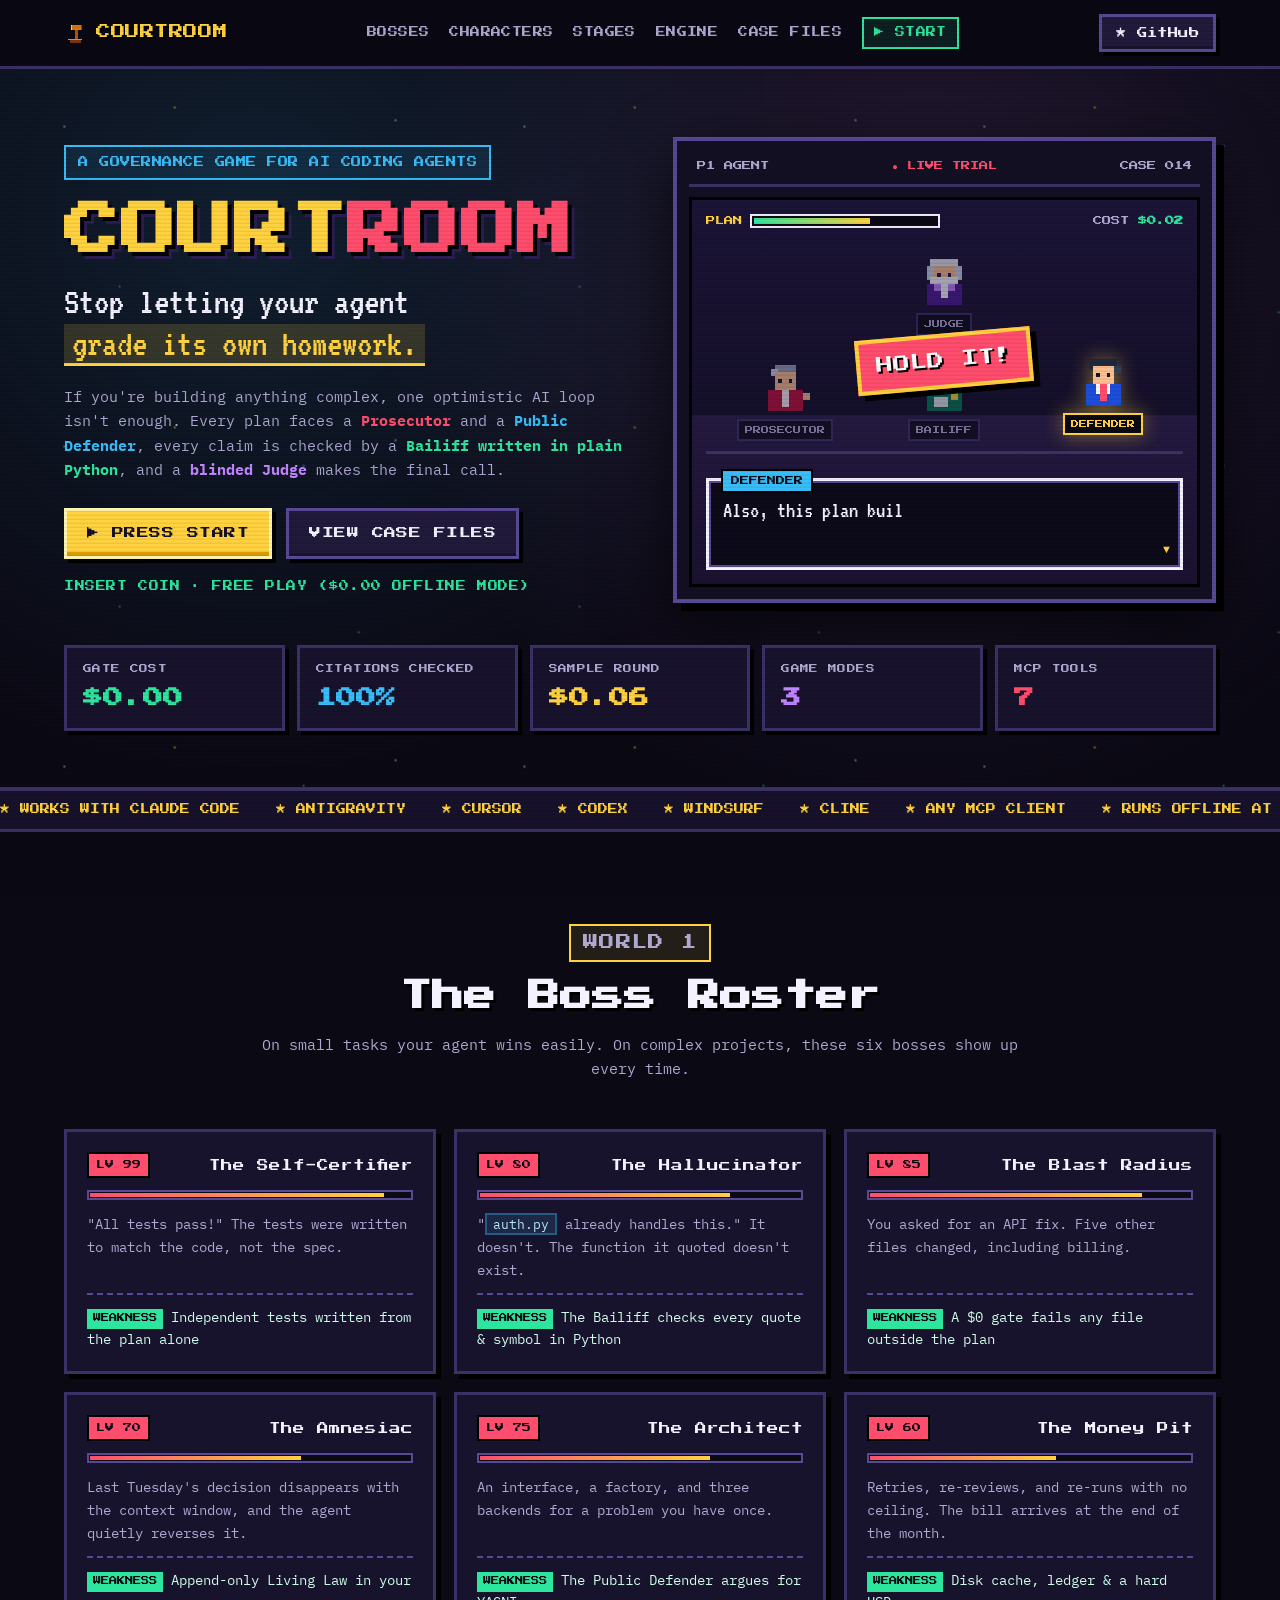
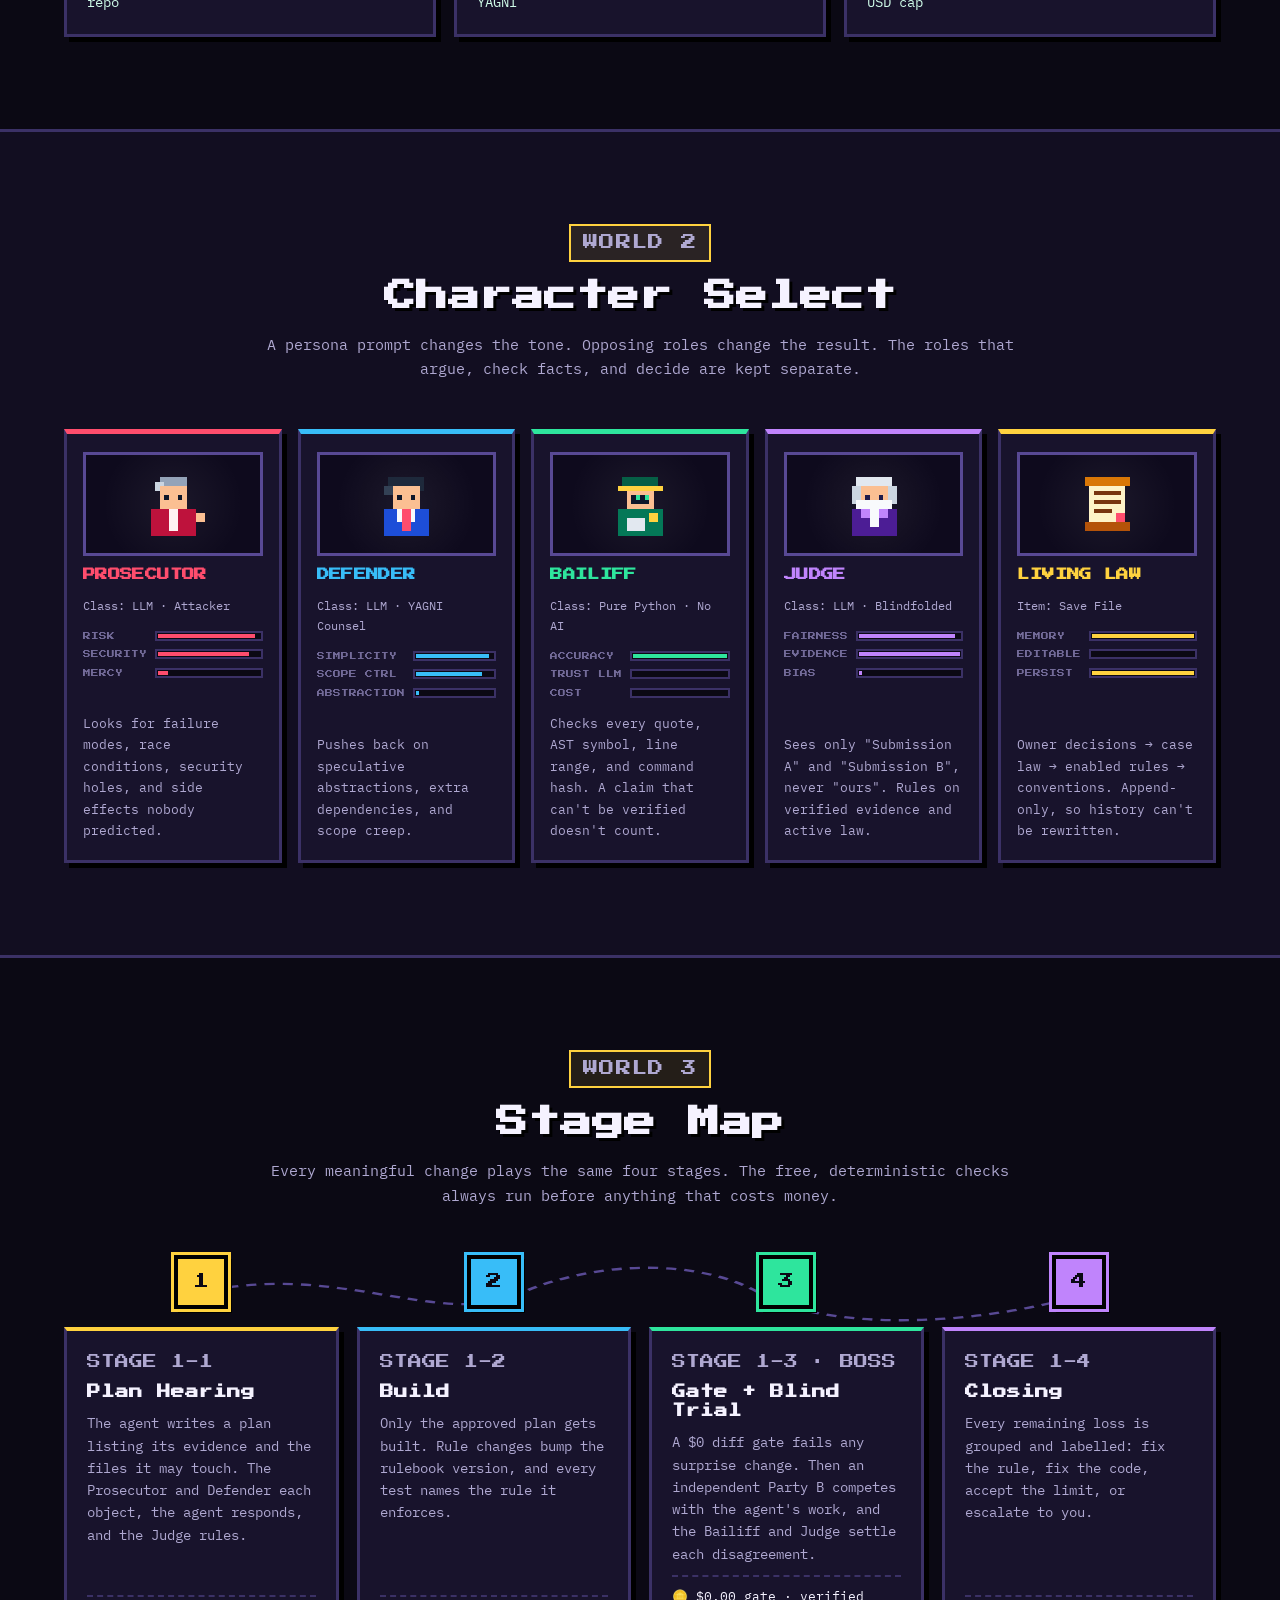
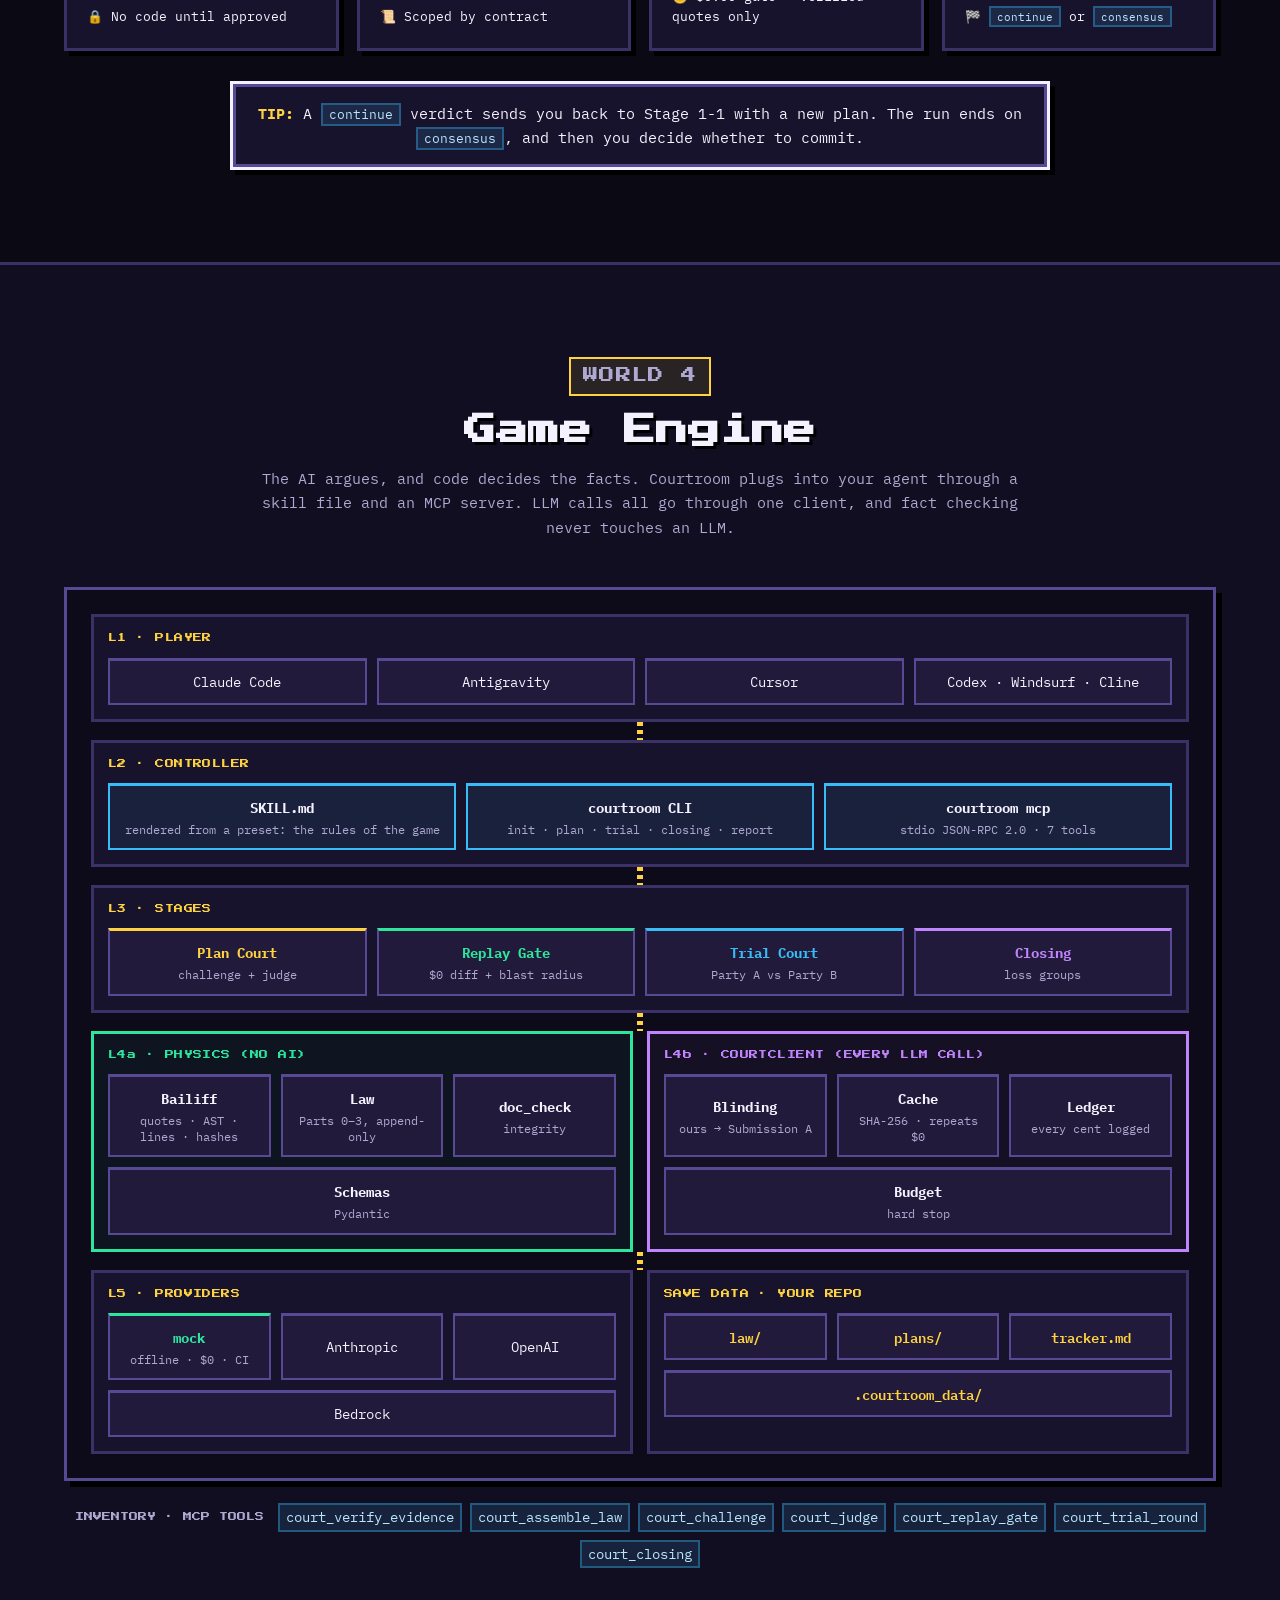
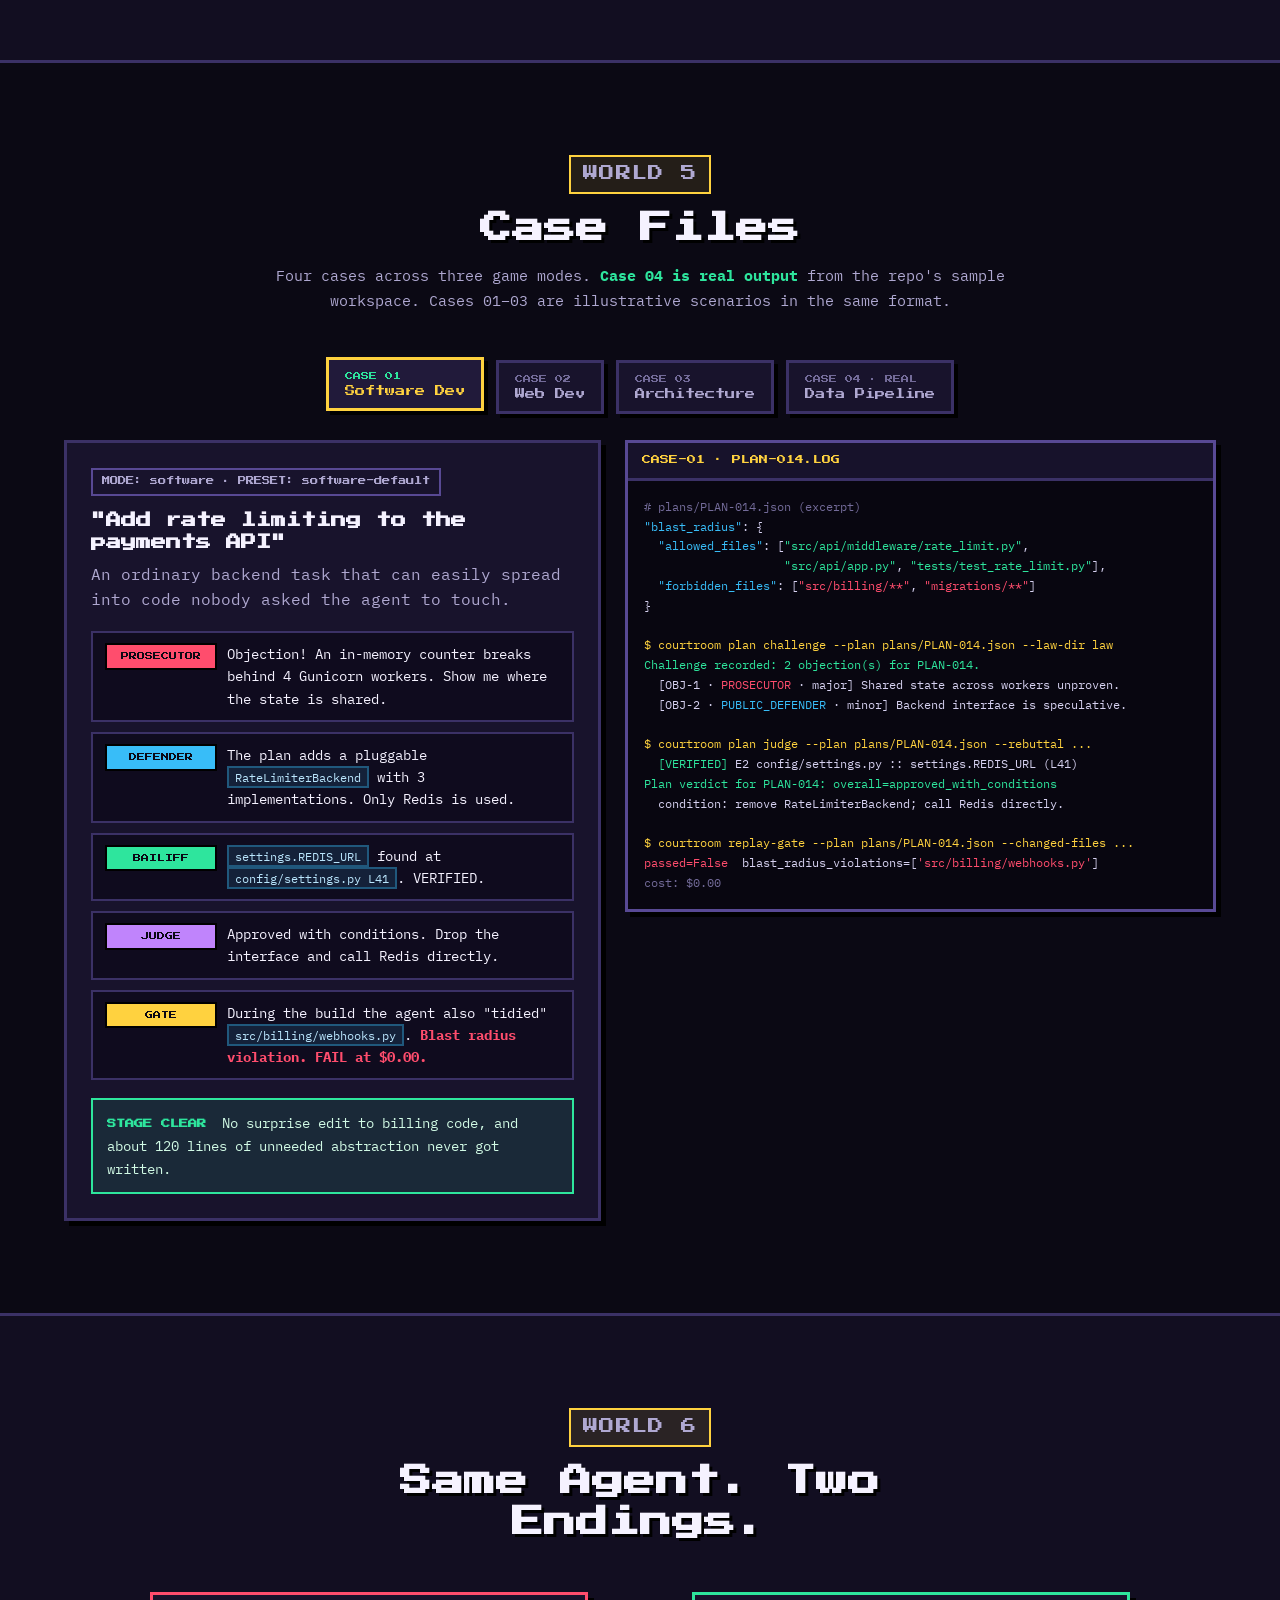
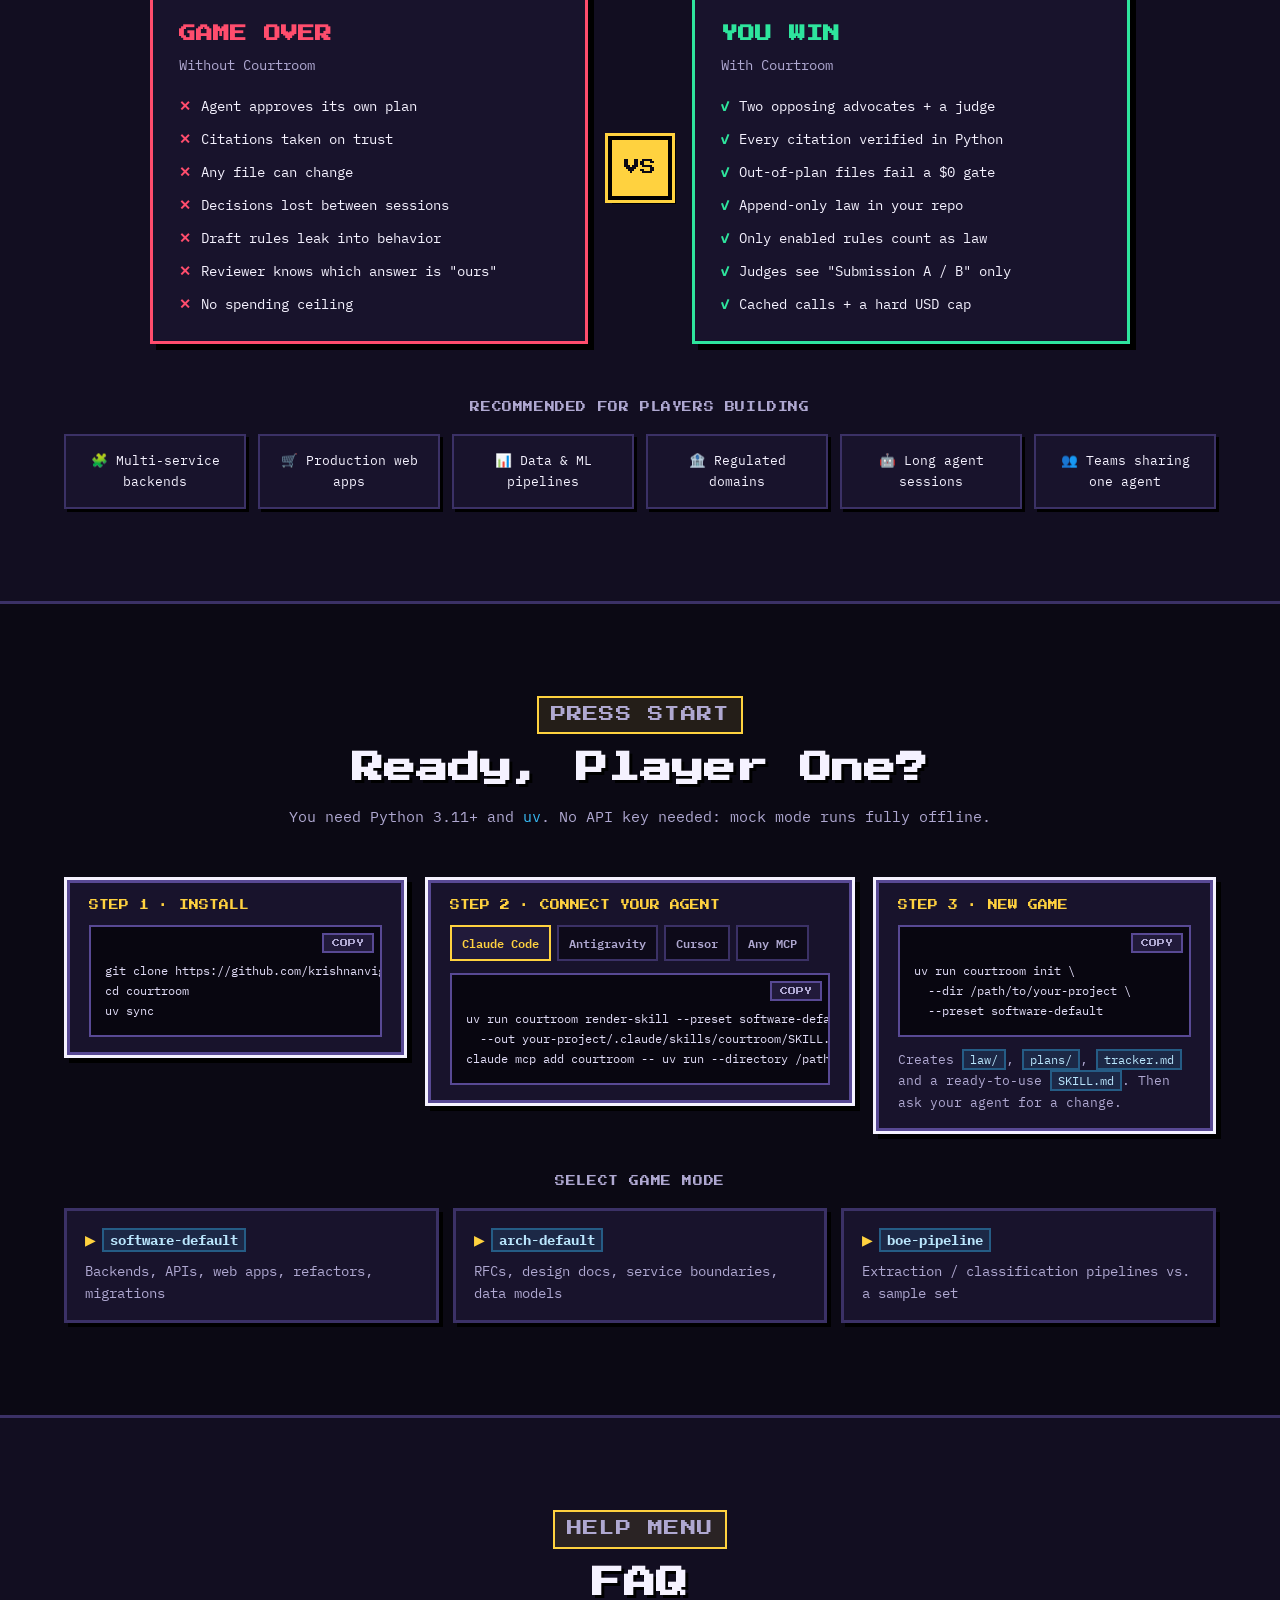
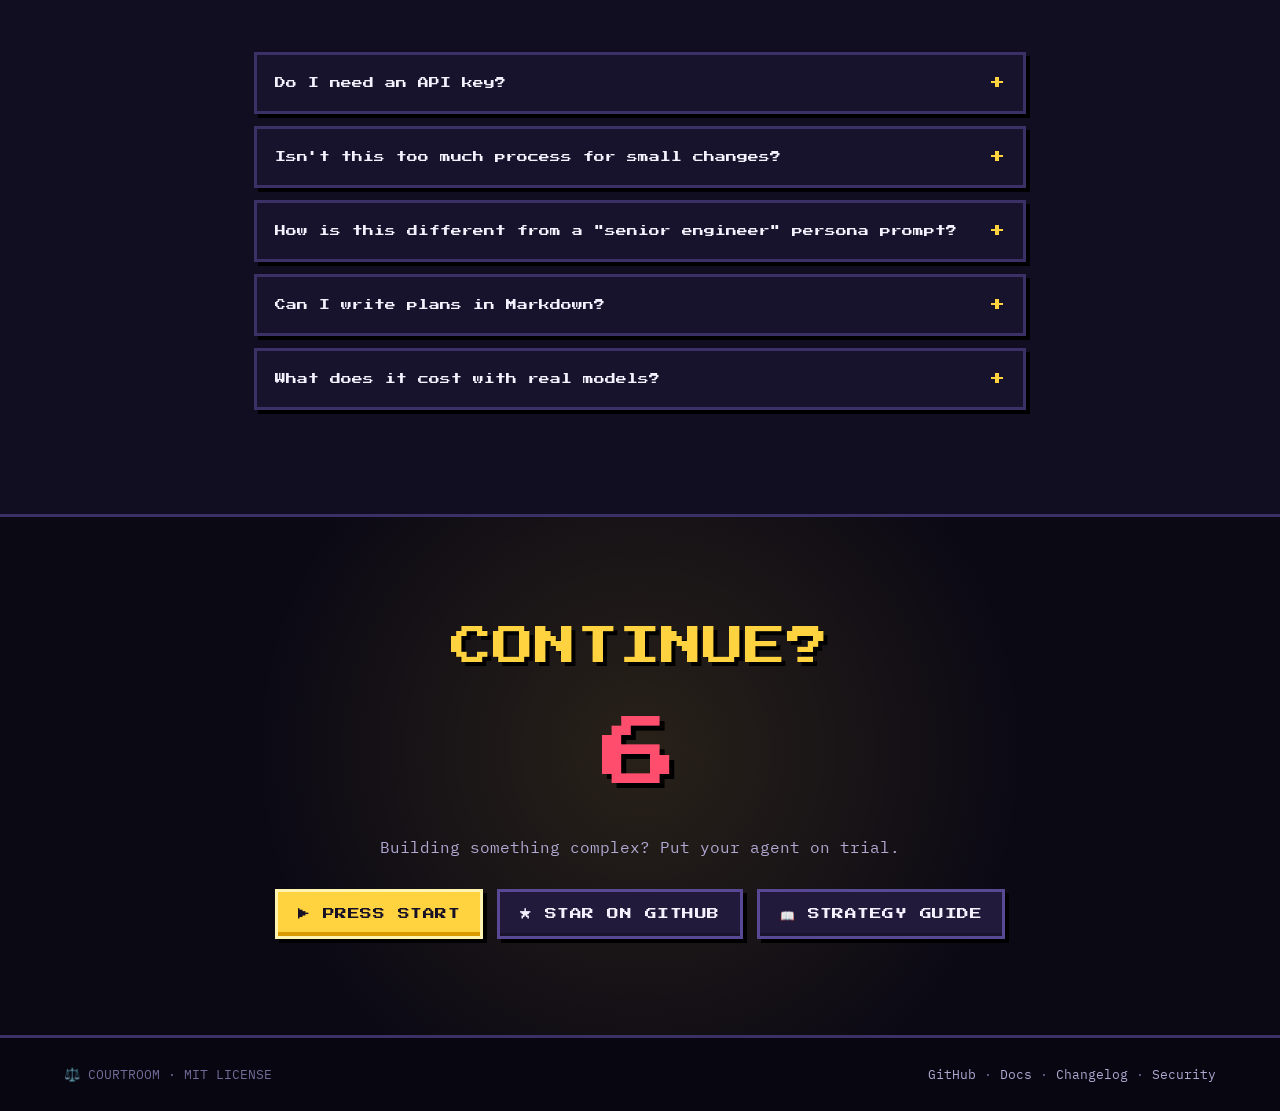
<file: site/index.html>
<!DOCTYPE html>
<html lang="en">
<head>
  <meta charset="UTF-8">
  <meta name="viewport" content="width=device-width, initial-scale=1.0">
  <title>COURTROOM: Put Your AI Agent on Trial</title>
  <meta name="description" content="Stop letting your AI coding agent grade its own homework. Courtroom puts every plan through a Prosecutor, a Public Defender, a code-based fact checker, and a blinded Judge.">
  <meta property="og:title" content="COURTROOM: Put Your AI Agent on Trial">
  <meta property="og:description" content="Prosecutor vs Public Defender, Python-verified evidence, a $0 blast-radius gate, and a blinded Judge. Works with Claude Code, Antigravity, Cursor and any MCP agent.">
  <meta property="og:type" content="website">
  <link rel="icon" href="data:image/svg+xml,<svg xmlns='http://www.w3.org/2000/svg' viewBox='0 0 100 100'><text y='.9em' font-size='90'>⚖️</text></svg>">
  <link rel="preconnect" href="https://fonts.googleapis.com">
  <link rel="preconnect" href="https://fonts.gstatic.com" crossorigin>
  <link href="https://fonts.googleapis.com/css2?family=Press+Start+2P&family=VT323&family=IBM+Plex+Mono:wght@400;500;600;700&display=swap" rel="stylesheet">
  <link rel="stylesheet" href="styles.css">
</head>
<body>
<div class="crt" aria-hidden="true"></div>

<!-- ============ TOP BAR ============ -->
<header class="topbar" id="nav">
  <div class="wrap topbar-inner">
    <a href="#" class="logo"><span class="sprite sprite-sm" data-sprite="gavel"></span>COURTROOM</a>
    <nav class="menu">
      <a href="#bosses">Bosses</a>
      <a href="#select">Characters</a>
      <a href="#map">Stages</a>
      <a href="#engine">Engine</a>
      <a href="#cases">Case Files</a>
      <a href="#start" class="menu-start">▶ Start</a>
    </nav>
    <a class="pbtn pbtn-sm pbtn-dark" href="https://github.com/krishnanvignesh/courtroom" target="_blank" rel="noopener">★ GitHub</a>
  </div>
</header>

<main>

<!-- ============ TITLE SCREEN ============ -->
<section class="title-screen">
  <div class="stars" aria-hidden="true"></div>
  <div class="wrap title-grid">
    <div class="title-copy">
      <p class="kicker">A governance game for AI coding agents</p>
      <h1 class="game-title">
        <span class="t1">COURT</span><span class="t2">ROOM</span>
      </h1>
      <p class="tagline">Stop letting your agent<br><mark>grade its own homework.</mark></p>
      <p class="blurb">
        If you're building anything complex, one optimistic AI loop isn't enough. Every plan faces a
        <b class="c-red">Prosecutor</b> and a <b class="c-blue">Public Defender</b>, every claim is checked by a
        <b class="c-green">Bailiff written in plain Python</b>, and a <b class="c-purple">blinded Judge</b> makes the final call.
      </p>
      <div class="cta-row">
        <a href="#start" class="pbtn pbtn-yellow">▶ PRESS START</a>
        <a href="#cases" class="pbtn pbtn-dark">VIEW CASE FILES</a>
      </div>
      <p class="insert-coin">INSERT COIN · FREE PLAY ($0.00 OFFLINE MODE)</p>
    </div>

    <!-- Game screen -->
    <div class="cabinet">
      <div class="cabinet-top">
        <span>P1 AGENT</span><span class="blink">● LIVE TRIAL</span><span>CASE 014</span>
      </div>
      <div class="screen" id="gameScreen">
        <div class="hud">
          <div class="hp"><span>PLAN</span><div class="bar"><i id="hpBar" style="width:100%"></i></div></div>
          <div class="cost">COST <b id="costVal">$0.00</b></div>
        </div>
        <div class="bench">
          <div class="actor actor-judge" data-actor="judge"><span class="sprite sprite-lg" data-sprite="judge"></span><em>JUDGE</em></div>
        </div>
        <div class="floor">
          <div class="actor" data-actor="prosecutor"><span class="sprite sprite-lg" data-sprite="prosecutor"></span><em>PROSECUTOR</em></div>
          <div class="actor" data-actor="bailiff"><span class="sprite sprite-lg" data-sprite="bailiff"></span><em>BAILIFF</em></div>
          <div class="actor flip" data-actor="defender"><span class="sprite sprite-lg" data-sprite="defender"></span><em>DEFENDER</em></div>
        </div>
        <div class="objection" id="objection">OBJECTION!</div>
        <div class="dialog">
          <div class="dialog-name" id="dlgName">COURT</div>
          <p class="dialog-text" id="dlgText"></p>
          <span class="dialog-next">▼</span>
        </div>
      </div>
    </div>
  </div>

  <div class="wrap hiscore">
    <div class="score"><span>GATE COST</span><b class="c-green">$0.00</b></div>
    <div class="score"><span>CITATIONS CHECKED</span><b class="c-blue">100%</b></div>
    <div class="score"><span>SAMPLE ROUND</span><b class="c-yellow">$0.06</b></div>
    <div class="score"><span>GAME MODES</span><b class="c-purple">3</b></div>
    <div class="score"><span>MCP TOOLS</span><b class="c-red">7</b></div>
  </div>
</section>

<div class="marquee" aria-hidden="true">
  <div class="marquee-track">
    <span>★ WORKS WITH CLAUDE CODE</span><span>★ ANTIGRAVITY</span><span>★ CURSOR</span><span>★ CODEX</span><span>★ WINDSURF</span><span>★ CLINE</span><span>★ ANY MCP CLIENT</span><span>★ RUNS OFFLINE AT $0.00</span>
    <span>★ WORKS WITH CLAUDE CODE</span><span>★ ANTIGRAVITY</span><span>★ CURSOR</span><span>★ CODEX</span><span>★ WINDSURF</span><span>★ CLINE</span><span>★ ANY MCP CLIENT</span><span>★ RUNS OFFLINE AT $0.00</span>
  </div>
</div>

<!-- ============ BOSSES (PROBLEM) ============ -->
<section class="sec" id="bosses">
  <div class="wrap">
    <header class="sec-head">
      <p class="world">WORLD 1</p>
      <h2>The Boss Roster</h2>
      <p>On small tasks your agent wins easily. On complex projects, these six bosses show up every time.</p>
    </header>

    <div class="boss-grid">
      <article class="boss">
        <div class="boss-top"><span class="boss-lv">LV 99</span><span class="boss-name">The Self-Certifier</span></div>
        <div class="hpbar"><i style="width:92%"></i></div>
        <p>"All tests pass!" The tests were written to match the code, not the spec.</p>
        <div class="weak"><span>WEAKNESS</span>Independent tests written from the plan alone</div>
      </article>
      <article class="boss">
        <div class="boss-top"><span class="boss-lv">LV 80</span><span class="boss-name">The Hallucinator</span></div>
        <div class="hpbar"><i style="width:78%"></i></div>
        <p>"<code>auth.py</code> already handles this." It doesn't. The function it quoted doesn't exist.</p>
        <div class="weak"><span>WEAKNESS</span>The Bailiff checks every quote &amp; symbol in Python</div>
      </article>
      <article class="boss">
        <div class="boss-top"><span class="boss-lv">LV 85</span><span class="boss-name">The Blast Radius</span></div>
        <div class="hpbar"><i style="width:85%"></i></div>
        <p>You asked for an API fix. Five other files changed, including billing.</p>
        <div class="weak"><span>WEAKNESS</span>A $0 gate fails any file outside the plan</div>
      </article>
      <article class="boss">
        <div class="boss-top"><span class="boss-lv">LV 70</span><span class="boss-name">The Amnesiac</span></div>
        <div class="hpbar"><i style="width:66%"></i></div>
        <p>Last Tuesday's decision disappears with the context window, and the agent quietly reverses it.</p>
        <div class="weak"><span>WEAKNESS</span>Append-only Living Law in your repo</div>
      </article>
      <article class="boss">
        <div class="boss-top"><span class="boss-lv">LV 75</span><span class="boss-name">The Architect</span></div>
        <div class="hpbar"><i style="width:72%"></i></div>
        <p>An interface, a factory, and three backends for a problem you have once.</p>
        <div class="weak"><span>WEAKNESS</span>The Public Defender argues for YAGNI</div>
      </article>
      <article class="boss">
        <div class="boss-top"><span class="boss-lv">LV 60</span><span class="boss-name">The Money Pit</span></div>
        <div class="hpbar"><i style="width:58%"></i></div>
        <p>Retries, re-reviews, and re-runs with no ceiling. The bill arrives at the end of the month.</p>
        <div class="weak"><span>WEAKNESS</span>Disk cache, ledger &amp; a hard USD cap</div>
      </article>
    </div>
  </div>
</section>

<!-- ============ CHARACTER SELECT ============ -->
<section class="sec sec-band" id="select">
  <div class="wrap">
    <header class="sec-head">
      <p class="world">WORLD 2</p>
      <h2>Character Select</h2>
      <p>A persona prompt changes the tone. Opposing roles change the result. The roles that argue, check facts, and decide are kept separate.</p>
    </header>

    <div class="char-grid">
      <article class="char" style="--c: var(--red)">
        <div class="char-portrait"><span class="sprite sprite-xl" data-sprite="prosecutor"></span></div>
        <h3>PROSECUTOR</h3>
        <p class="char-class">Class: LLM · Attacker</p>
        <dl class="stats">
          <dt>RISK</dt><dd><i style="--v:95%"></i></dd>
          <dt>SECURITY</dt><dd><i style="--v:90%"></i></dd>
          <dt>MERCY</dt><dd><i style="--v:10%"></i></dd>
        </dl>
        <p class="char-desc">Looks for failure modes, race conditions, security holes, and side effects nobody predicted.</p>
      </article>
      <article class="char" style="--c: var(--blue)">
        <div class="char-portrait"><span class="sprite sprite-xl" data-sprite="defender"></span></div>
        <h3>DEFENDER</h3>
        <p class="char-class">Class: LLM · YAGNI Counsel</p>
        <dl class="stats">
          <dt>SIMPLICITY</dt><dd><i style="--v:95%"></i></dd>
          <dt>SCOPE CTRL</dt><dd><i style="--v:85%"></i></dd>
          <dt>ABSTRACTION</dt><dd><i style="--v:5%"></i></dd>
        </dl>
        <p class="char-desc">Pushes back on speculative abstractions, extra dependencies, and scope creep.</p>
      </article>
      <article class="char" style="--c: var(--green)">
        <div class="char-portrait"><span class="sprite sprite-xl" data-sprite="bailiff"></span></div>
        <h3>BAILIFF</h3>
        <p class="char-class">Class: Pure Python · No AI</p>
        <dl class="stats">
          <dt>ACCURACY</dt><dd><i style="--v:100%"></i></dd>
          <dt>TRUST LLM</dt><dd><i style="--v:0%"></i></dd>
          <dt>COST</dt><dd><i style="--v:0%"></i></dd>
        </dl>
        <p class="char-desc">Checks every quote, AST symbol, line range, and command hash. A claim that can't be verified doesn't count.</p>
      </article>
      <article class="char" style="--c: var(--purple)">
        <div class="char-portrait"><span class="sprite sprite-xl" data-sprite="judge"></span></div>
        <h3>JUDGE</h3>
        <p class="char-class">Class: LLM · Blindfolded</p>
        <dl class="stats">
          <dt>FAIRNESS</dt><dd><i style="--v:95%"></i></dd>
          <dt>EVIDENCE</dt><dd><i style="--v:100%"></i></dd>
          <dt>BIAS</dt><dd><i style="--v:3%"></i></dd>
        </dl>
        <p class="char-desc">Sees only "Submission A" and "Submission B", never "ours". Rules on verified evidence and active law.</p>
      </article>
      <article class="char" style="--c: var(--yellow)">
        <div class="char-portrait"><span class="sprite sprite-xl" data-sprite="scroll"></span></div>
        <h3>LIVING LAW</h3>
        <p class="char-class">Item: Save File</p>
        <dl class="stats">
          <dt>MEMORY</dt><dd><i style="--v:100%"></i></dd>
          <dt>EDITABLE</dt><dd><i style="--v:0%"></i></dd>
          <dt>PERSIST</dt><dd><i style="--v:100%"></i></dd>
        </dl>
        <p class="char-desc">Owner decisions → case law → enabled rules → conventions. Append-only, so history can't be rewritten.</p>
      </article>
    </div>
  </div>
</section>

<!-- ============ STAGE MAP ============ -->
<section class="sec" id="map">
  <div class="wrap">
    <header class="sec-head">
      <p class="world">WORLD 3</p>
      <h2>Stage Map</h2>
      <p>Every meaningful change plays the same four stages. The free, deterministic checks always run before anything that costs money.</p>
    </header>

    <div class="stage-map">
      <svg class="path" viewBox="0 0 1000 120" preserveAspectRatio="none" aria-hidden="true">
        <path d="M60 60 C 200 0, 300 120, 380 60 S 560 0, 620 60 S 820 120, 940 60" />
      </svg>
      <div class="stage" style="--c: var(--yellow)">
        <div class="stage-node">1</div>
        <div class="stage-card">
          <p class="stage-id">STAGE 1-1</p>
          <h3>Plan Hearing</h3>
          <p>The agent writes a plan listing its evidence and the files it may touch. The Prosecutor and Defender each object, the agent responds, and the Judge rules.</p>
          <p class="loot">🔒 No code until approved</p>
        </div>
      </div>
      <div class="stage" style="--c: var(--blue)">
        <div class="stage-node">2</div>
        <div class="stage-card">
          <p class="stage-id">STAGE 1-2</p>
          <h3>Build</h3>
          <p>Only the approved plan gets built. Rule changes bump the rulebook version, and every test names the rule it enforces.</p>
          <p class="loot">📜 Scoped by contract</p>
        </div>
      </div>
      <div class="stage" style="--c: var(--green)">
        <div class="stage-node">3</div>
        <div class="stage-card">
          <p class="stage-id">STAGE 1-3 · BOSS</p>
          <h3>Gate + Blind Trial</h3>
          <p>A $0 diff gate fails any surprise change. Then an independent Party B competes with the agent's work, and the Bailiff and Judge settle each disagreement.</p>
          <p class="loot">🪙 $0.00 gate · verified quotes only</p>
        </div>
      </div>
      <div class="stage" style="--c: var(--purple)">
        <div class="stage-node">4</div>
        <div class="stage-card">
          <p class="stage-id">STAGE 1-4</p>
          <h3>Closing</h3>
          <p>Every remaining loss is grouped and labelled: fix the rule, fix the code, accept the limit, or escalate to you.</p>
          <p class="loot">🏁 <code>continue</code> or <code>consensus</code></p>
        </div>
      </div>
    </div>

    <div class="rpg-box loop">
      <b class="c-yellow">TIP:</b> A <code>continue</code> verdict sends you back to Stage 1-1 with a new plan. The run ends on <code>consensus</code>, and then you decide whether to commit.
    </div>
  </div>
</section>

<!-- ============ ENGINE (ARCHITECTURE) ============ -->
<section class="sec sec-band" id="engine">
  <div class="wrap">
    <header class="sec-head">
      <p class="world">WORLD 4</p>
      <h2>Game Engine</h2>
      <p>The AI argues, and code decides the facts. Courtroom plugs into your agent through a skill file and an MCP server. LLM calls all go through one client, and fact checking never touches an LLM.</p>
    </header>

    <div class="engine">
      <div class="layer">
        <div class="layer-tag">L1 · PLAYER</div>
        <div class="blocks">
          <div class="blk">Claude Code</div><div class="blk">Antigravity</div><div class="blk">Cursor</div><div class="blk">Codex · Windsurf · Cline</div>
        </div>
      </div>
      <div class="pipe" aria-hidden="true"></div>
      <div class="layer">
        <div class="layer-tag">L2 · CONTROLLER</div>
        <div class="blocks">
          <div class="blk blk-hl"><b>SKILL.md</b><small>rendered from a preset: the rules of the game</small></div>
          <div class="blk blk-hl"><b>courtroom CLI</b><small>init · plan · trial · closing · report</small></div>
          <div class="blk blk-hl"><b>courtroom mcp</b><small>stdio JSON-RPC 2.0 · 7 tools</small></div>
        </div>
      </div>
      <div class="pipe" aria-hidden="true"></div>
      <div class="layer">
        <div class="layer-tag">L3 · STAGES</div>
        <div class="blocks">
          <div class="blk" style="--c:var(--yellow)"><b>Plan Court</b><small>challenge + judge</small></div>
          <div class="blk" style="--c:var(--green)"><b>Replay Gate</b><small>$0 diff + blast radius</small></div>
          <div class="blk" style="--c:var(--blue)"><b>Trial Court</b><small>Party A vs Party B</small></div>
          <div class="blk" style="--c:var(--purple)"><b>Closing</b><small>loss groups</small></div>
        </div>
      </div>
      <div class="pipe" aria-hidden="true"></div>
      <div class="layer-split">
        <div class="layer layer-green">
          <div class="layer-tag">L4a · PHYSICS (NO AI)</div>
          <div class="blocks">
            <div class="blk"><b>Bailiff</b><small>quotes · AST · lines · hashes</small></div>
            <div class="blk"><b>Law</b><small>Parts 0–3, append-only</small></div>
            <div class="blk"><b>doc_check</b><small>integrity</small></div>
            <div class="blk"><b>Schemas</b><small>Pydantic</small></div>
          </div>
        </div>
        <div class="layer layer-purple">
          <div class="layer-tag">L4b · COURTCLIENT (EVERY LLM CALL)</div>
          <div class="blocks">
            <div class="blk"><b>Blinding</b><small>ours → Submission A</small></div>
            <div class="blk"><b>Cache</b><small>SHA-256 · repeats $0</small></div>
            <div class="blk"><b>Ledger</b><small>every cent logged</small></div>
            <div class="blk"><b>Budget</b><small>hard stop</small></div>
          </div>
        </div>
      </div>
      <div class="pipe" aria-hidden="true"></div>
      <div class="layer-split">
        <div class="layer">
          <div class="layer-tag">L5 · PROVIDERS</div>
          <div class="blocks">
            <div class="blk" style="--c:var(--green)"><b>mock</b><small>offline · $0 · CI</small></div>
            <div class="blk">Anthropic</div><div class="blk">OpenAI</div><div class="blk">Bedrock</div>
          </div>
        </div>
        <div class="layer">
          <div class="layer-tag">SAVE DATA · YOUR REPO</div>
          <div class="blocks">
            <div class="blk mono">law/</div><div class="blk mono">plans/</div><div class="blk mono">tracker.md</div><div class="blk mono">.courtroom_data/</div>
          </div>
        </div>
      </div>
    </div>

    <div class="inventory">
      <span class="inv-title">INVENTORY · MCP TOOLS</span>
      <code>court_verify_evidence</code><code>court_assemble_law</code><code>court_challenge</code><code>court_judge</code><code>court_replay_gate</code><code>court_trial_round</code><code>court_closing</code>
    </div>
  </div>
</section>

<!-- ============ CASE FILES (EXAMPLES) ============ -->
<section class="sec" id="cases">
  <div class="wrap">
    <header class="sec-head">
      <p class="world">WORLD 5</p>
      <h2>Case Files</h2>
      <p>Four cases across three game modes. <b class="c-green">Case 04 is real output</b> from the repo's sample workspace. Cases 01–03 are illustrative scenarios in the same format.</p>
    </header>

    <div class="cartridges" role="tablist">
      <button class="cart active" data-tab="software" role="tab"><span>CASE 01</span>Software Dev</button>
      <button class="cart" data-tab="web" role="tab"><span>CASE 02</span>Web Dev</button>
      <button class="cart" data-tab="arch" role="tab"><span>CASE 03</span>Architecture</button>
      <button class="cart" data-tab="pipeline" role="tab"><span>CASE 04 · REAL</span>Data Pipeline</button>
    </div>

    <!-- CASE 01 -->
    <div class="case active" data-panel="software">
      <div class="case-grid">
        <div class="case-story">
          <p class="mode">MODE: software · PRESET: software-default</p>
          <h3>"Add rate limiting to the payments API"</h3>
          <p class="muted">An ordinary backend task that can easily spread into code nobody asked the agent to touch.</p>
          <div class="lines">
            <div class="line"><span class="who r">PROSECUTOR</span><p>Objection! An in-memory counter breaks behind 4 Gunicorn workers. Show me where the state is shared.</p></div>
            <div class="line"><span class="who b">DEFENDER</span><p>The plan adds a pluggable <code>RateLimiterBackend</code> with 3 implementations. Only Redis is used.</p></div>
            <div class="line"><span class="who g">BAILIFF</span><p><code>settings.REDIS_URL</code> found at <code>config/settings.py L41</code>. VERIFIED.</p></div>
            <div class="line"><span class="who p">JUDGE</span><p>Approved with conditions. Drop the interface and call Redis directly.</p></div>
            <div class="line"><span class="who y">GATE</span><p>During the build the agent also "tidied" <code>src/billing/webhooks.py</code>. <b class="c-red">Blast radius violation. FAIL at $0.00.</b></p></div>
          </div>
          <div class="clear"><b>STAGE CLEAR</b> No surprise edit to billing code, and about 120 lines of unneeded abstraction never got written.</div>
        </div>
        <div class="term">
          <div class="term-head">CASE-01 · PLAN-014.LOG</div>
<pre><span class="d"># plans/PLAN-014.json (excerpt)</span>
<span class="b">"blast_radius"</span>: {
  <span class="b">"allowed_files"</span>: [<span class="g">"src/api/middleware/rate_limit.py"</span>,
                    <span class="g">"src/api/app.py"</span>, <span class="g">"tests/test_rate_limit.py"</span>],
  <span class="b">"forbidden_files"</span>: [<span class="r">"src/billing/**"</span>, <span class="r">"migrations/**"</span>]
}

<span class="y">$ courtroom plan challenge --plan plans/PLAN-014.json --law-dir law</span>
<span class="g">Challenge recorded: 2 objection(s) for PLAN-014.</span>
  [OBJ-1 · <span class="r">PROSECUTOR</span> · major] Shared state across workers unproven.
  [OBJ-2 · <span class="b">PUBLIC_DEFENDER</span> · minor] Backend interface is speculative.

<span class="y">$ courtroom plan judge --plan plans/PLAN-014.json --rebuttal ...</span>
  <span class="g">[VERIFIED]</span> E2 config/settings.py :: settings.REDIS_URL (L41)
<span class="g">Plan verdict for PLAN-014: overall=approved_with_conditions</span>
  condition: remove RateLimiterBackend; call Redis directly.

<span class="y">$ courtroom replay-gate --plan plans/PLAN-014.json --changed-files ...</span>
<span class="r">passed=False</span>  blast_radius_violations=[<span class="r">'src/billing/webhooks.py'</span>]
<span class="d">cost: $0.00</span></pre>
        </div>
      </div>
    </div>

    <!-- CASE 02 -->
    <div class="case" data-panel="web">
      <div class="case-grid">
        <div class="case-story">
          <p class="mode">MODE: software · BLIND SPEC-TO-TEST TRIAL</p>
          <h3>"Migrate the checkout form to React Hook Form"</h3>
          <p class="muted">A frontend refactor where the agent's own tests pass because it wrote them against its own implementation.</p>
          <div class="lines">
            <div class="line"><span class="who y">PLAN</span><p>Allowed files: <code>CheckoutForm.tsx</code>, <code>useCheckout.ts</code>, and their tests. <code>src/auth/**</code> and <code>src/payments/api/**</code> are forbidden.</p></div>
            <div class="line"><span class="who">PARTY A</span><p>Refactor complete. 14/14 tests passing.</p></div>
            <div class="line"><span class="who">PARTY B</span><p>Wrote tests <b>from the plan only</b>, without seeing the implementation. One fails: <i>"submits with saved card when 'Use saved card' is checked."</i></p></div>
            <div class="line"><span class="who g">BAILIFF</span><p>Plan quote <i>"Existing saved-card checkout must continue to work"</i>: exact match. VERIFIED.</p></div>
            <div class="line"><span class="who p">JUDGE</span><p>Submission B wins. <code>savedCardId</code> was dropped from the payload.</p></div>
          </div>
          <div class="clear"><b>STAGE CLEAR</b> A checkout regression caught before deploy, by tests the implementation couldn't influence.</div>
        </div>
        <div class="term">
          <div class="term-head">CASE-02 · ROUND-1.LOG</div>
<pre><span class="y">$ courtroom trial --ours ours-r1.json --law-dir law --out round-1 --budget-usd 3</span>
<span class="y">=== Trial: checkout.saved_card (round=round-1, mode=software) ===</span>
  Party A (ours):        14/14 passing
  Party B (independent): 1 failing spec assertion
  Disputed: payload.savedCardId

<span class="p">--- Advocate A ---</span>
  Opening: Submission A preserves all form fields under RHF.
<span class="p">--- Advocate B ---</span>
  Opening: Submission A omits savedCardId when the box is checked.

<span class="g">--- Bailiff Fact-Check ---</span>
  <span class="g">[VERIFIED]</span> PLAN-021: "Existing saved-card checkout must
             continue to work" (exact match, offset 212)
  <span class="g">[VERIFIED]</span> src/checkout/useCheckout.ts L58-L71

<span class="p">--- Judge Ruling ---</span>
  <span class="g">Winner: B</span>
  Decisive Quote [VERIFIED]: "Existing saved-card checkout
                              must continue to work"
  ACCEPTED-but-wrong: False
<span class="d">round cost: $0.041 / budget $3.00</span></pre>
        </div>
      </div>
    </div>

    <!-- CASE 03 -->
    <div class="case" data-panel="arch">
      <div class="case-grid">
        <div class="case-story">
          <p class="mode">MODE: architecture · PRESET: arch-default</p>
          <h3>"RFC-007: Event-driven order notifications"</h3>
          <p class="muted">The agent proposes Kafka, a schema registry, and three new consumer services. Is that justified?</p>
          <div class="lines">
            <div class="line"><span class="who b">DEFENDER</span><p>Objection! Exhibit <code>E3</code> shows <b>~1,240 orders per day</b>. Kafka is overkill at that volume. A Postgres outbox plus one worker covers it.</p></div>
            <div class="line"><span class="who r">PROSECUTOR</span><p>An outbox delivers at least once. Without an idempotency key, consumers will double-send.</p></div>
            <div class="line"><span class="who g">BAILIFF</span><p>E3 command exhibit: exit 0, sha256 recorded, output <code>1240</code>. VERIFIED.</p></div>
            <div class="line"><span class="who">AGENT</span><p>Concedes both. Amends to an outbox, one worker, and idempotency keys.</p></div>
            <div class="line"><span class="who p">JUDGE</span><p>Approved with conditions. Precedent <code>PREC-004</code> saved to <code>CASE_LAW.json</code>.</p></div>
          </div>
          <div class="clear"><b>STAGE CLEAR</b> Weeks of infrastructure work avoided, and the next session inherits the precedent instead of proposing Kafka again.</div>
        </div>
        <div class="term">
          <div class="term-head">CASE-03 · RFC-007.LOG</div>
<pre><span class="y">$ courtroom plan challenge --plan plans/RFC-007.md --law-dir law</span>
<span class="d">Compiled RFC-007.md → RFC-007.json</span>
<span class="g">Challenge recorded: 2 objection(s) for RFC-007.</span>
  [OBJ-1 · <span class="b">PUBLIC_DEFENDER</span> · major] Kafka + registry for
          ~1.2k events/day is speculative scale. See E3.
  [OBJ-2 · <span class="r">PROSECUTOR</span> · major] No idempotency strategy
          for redelivered events.

<span class="g">--- Bailiff ---</span>
  <span class="g">[VERIFIED]</span> E3 command exhibit  exit=0
             sha256=9f2c…e41a  "1240"

<span class="y">$ courtroom plan judge --plan plans/RFC-007.md --rebuttal ...</span>
<span class="g">Plan verdict for RFC-007: overall=approved_with_conditions</span>
  ITEM-1  Kafka cluster       → <span class="r">reject</span>
  ITEM-1' Postgres outbox     → <span class="g">approve</span>
  ITEM-2  idempotency key     → <span class="g">approve</span> (binding)

<span class="y">+ CASE_LAW.json</span>  PREC-004 "Prefer transactional outbox
  below sustained 100 events/s." (decided under OD-2)</pre>
        </div>
      </div>
    </div>

    <!-- CASE 04 -->
    <div class="case" data-panel="pipeline">
      <div class="case-grid">
        <div class="case-story">
          <p class="mode mode-real">MODE: pipeline · REAL OUTPUT FROM examples/sample_workspace</p>
          <h3>"Enable the GRANTED rule for regulatory notices"</h3>
          <p class="muted">A pipeline reads notices and outputs a status. The agent enables one rule. Did anything else break?</p>
          <div class="lines">
            <div class="line"><span class="who y">PLAN</span><p><code>PLAN-001</code> may only touch <code>law/rulebook.json</code> and predicts one change: <code>DOC-001.status → GRANTED</code>.</p></div>
            <div class="line"><span class="who y">GATE</span><p><code>PENDING → GRANTED</code> as predicted. No surprise diffs. <b class="c-green">PASS at $0.00.</b></p></div>
            <div class="line"><span class="who">TRIAL</span><p>DOC-002: the agent outputs <code>PENDING</code>, the independent Party B outputs <code>REVOKED</code>.</p></div>
            <div class="line"><span class="who g">BAILIFF</span><p>"REVOKED due to expired bond." found at normalized offset 38. VERIFIED.</p></div>
            <div class="line"><span class="who p">JUDGE</span><p>DOC-002 goes to Party B. Closing: <code>continue</code> → <i>"Submit PLAN-002 to enable R-REVOKE-PROPOSAL."</i></p></div>
          </div>
          <div class="clear"><b>STAGE CLEAR</b> Full round for <b>$0.0620</b>. A wrong output was caught and routed into a new plan, and a disabled draft rule stayed out of production.</div>
        </div>
        <div class="term">
          <div class="term-head">CASE-04 · ROUND-1.LOG · REAL</div>
<pre><span class="y">$ courtroom replay-gate --baseline baseline.json --candidate ours-r1.json \
    --expect DOC-001.status=GRANTED --plan plans/PLAN-001.json</span>
<span class="g">passed=True</span>  total_diffs=1  matched=DOC-001.status: PENDING -> GRANTED
unpredicted_diffs=[]  blast_radius_violations=[]

<span class="y">$ courtroom show-trial --round round-1 --id DOC-002</span>
<span class="y">=== Trial: DOC-002 (round=round-1, mode=pipeline) ===</span>
  Party A (ours):        {"status": "PENDING"}
  Party B (independent): {"status": "REVOKED"}

<span class="g">--- Bailiff Fact-Check ---</span>
  <span class="g">[VERIFIED]</span> Party A: "Notice 2026-11: Application #B-202
             is REVOKED" (offset 0)
  <span class="g">[VERIFIED]</span> Party B: "REVOKED due to expired bond." (offset 38)

<span class="p">--- Judge Ruling ---</span>
  <span class="g">Winner: B</span>
  Decisive Quote [VERIFIED]: "REVOKED due to expired bond."

<span class="y">$ courtroom report --round round-1</span>
  Agreements: 1   Contested: 1   ACCEPTED-but-wrong: <span class="g">0</span>
  Round Cost: <span class="y">$0.0620</span>   Baseline Check: <span class="g">PASS</span></pre>
        </div>
      </div>
    </div>
  </div>
</section>

<!-- ============ VS ============ -->
<section class="sec sec-band" id="vs">
  <div class="wrap">
    <header class="sec-head">
      <p class="world">WORLD 6</p>
      <h2>Same Agent. Two Endings.</h2>
    </header>
    <div class="versus">
      <div class="ending over">
        <h3>GAME OVER</h3>
        <p class="ending-sub">Without Courtroom</p>
        <ul>
          <li>Agent approves its own plan</li>
          <li>Citations taken on trust</li>
          <li>Any file can change</li>
          <li>Decisions lost between sessions</li>
          <li>Draft rules leak into behavior</li>
          <li>Reviewer knows which answer is "ours"</li>
          <li>No spending ceiling</li>
        </ul>
      </div>
      <div class="vs-badge">VS</div>
      <div class="ending win">
        <h3>YOU WIN</h3>
        <p class="ending-sub">With Courtroom</p>
        <ul>
          <li>Two opposing advocates + a judge</li>
          <li>Every citation verified in Python</li>
          <li>Out-of-plan files fail a $0 gate</li>
          <li>Append-only law in your repo</li>
          <li>Only enabled rules count as law</li>
          <li>Judges see "Submission A / B" only</li>
          <li>Cached calls + a hard USD cap</li>
        </ul>
      </div>
    </div>

    <div class="players">
      <p class="players-title">RECOMMENDED FOR PLAYERS BUILDING</p>
      <div class="player-grid">
        <span>🧩 Multi-service backends</span><span>🛒 Production web apps</span><span>📊 Data &amp; ML pipelines</span>
        <span>🏦 Regulated domains</span><span>🤖 Long agent sessions</span><span>👥 Teams sharing one agent</span>
      </div>
    </div>
  </div>
</section>

<!-- ============ START ============ -->
<section class="sec" id="start">
  <div class="wrap">
    <header class="sec-head">
      <p class="world">PRESS START</p>
      <h2>Ready, Player One?</h2>
      <p>You need Python 3.11+ and <a href="https://docs.astral.sh/uv/getting-started/installation/" target="_blank" rel="noopener">uv</a>. No API key needed: mock mode runs fully offline.</p>
    </header>

    <div class="start-grid">
      <div class="rpg-box start-step">
        <p class="step-tag">STEP 1 · INSTALL</p>
        <div class="code"><button class="copy">COPY</button><pre>git clone https://github.com/krishnanvignesh/courtroom.git
cd courtroom
uv sync</pre></div>
      </div>

      <div class="rpg-box start-step">
        <p class="step-tag">STEP 2 · CONNECT YOUR AGENT</p>
        <div class="mini-tabs">
          <button class="mini-tab active" data-mini="claude">Claude Code</button>
          <button class="mini-tab" data-mini="agy">Antigravity</button>
          <button class="mini-tab" data-mini="cursor">Cursor</button>
          <button class="mini-tab" data-mini="mcp">Any MCP</button>
        </div>
        <div class="code mini-panel active" data-mini-panel="claude"><button class="copy">COPY</button><pre>uv run courtroom render-skill --preset software-default \
  --out your-project/.claude/skills/courtroom/SKILL.md
claude mcp add courtroom -- uv run --directory /path/to/courtroom courtroom mcp</pre></div>
        <div class="code mini-panel" data-mini-panel="agy"><button class="copy">COPY</button><pre>uv run courtroom render-skill --preset software-default \
  --out ~/.gemini/antigravity/skills/courtroom/SKILL.md
# then add the MCP block (Any MCP tab) to mcp_config.json</pre></div>
        <div class="code mini-panel" data-mini-panel="cursor"><button class="copy">COPY</button><pre>uv run courtroom render-skill --preset software-default \
  --out your-project/.cursor/rules/courtroom.mdc
# then add the MCP block (Any MCP tab) to .cursor/mcp.json</pre></div>
        <div class="code mini-panel" data-mini-panel="mcp"><button class="copy">COPY</button><pre>{
  "mcpServers": {
    "courtroom": {
      "command": "uv",
      "args": ["run", "--directory", "/path/to/courtroom",
               "courtroom", "mcp"]
    }
  }
}</pre></div>
      </div>

      <div class="rpg-box start-step">
        <p class="step-tag">STEP 3 · NEW GAME</p>
        <div class="code"><button class="copy">COPY</button><pre>uv run courtroom init \
  --dir /path/to/your-project \
  --preset software-default</pre></div>
        <p class="muted small">Creates <code>law/</code>, <code>plans/</code>, <code>tracker.md</code> and a ready-to-use <code>SKILL.md</code>. Then ask your agent for a change.</p>
      </div>
    </div>

    <div class="modes">
      <p class="players-title">SELECT GAME MODE</p>
      <div class="mode-grid">
        <div class="mode-card"><span class="sel">▶</span><code>software-default</code><p>Backends, APIs, web apps, refactors, migrations</p></div>
        <div class="mode-card"><span class="sel">▶</span><code>arch-default</code><p>RFCs, design docs, service boundaries, data models</p></div>
        <div class="mode-card"><span class="sel">▶</span><code>boe-pipeline</code><p>Extraction / classification pipelines vs. a sample set</p></div>
      </div>
    </div>
  </div>
</section>

<!-- ============ FAQ ============ -->
<section class="sec sec-band" id="faq">
  <div class="wrap narrow">
    <header class="sec-head">
      <p class="world">HELP MENU</p>
      <h2>FAQ</h2>
    </header>
    <details class="faq">
      <summary>Do I need an API key?</summary>
      <p>Not to try it. Every command defaults to <code>--provider mock</code>, which runs offline at $0.00 (CI uses it too). For real reviews, install an extra (<code>.[anthropic]</code>, <code>.[openai]</code>, <code>.[bedrock]</code>) and pass <code>--provider</code>.</p>
    </details>
    <details class="faq">
      <summary>Isn't this too much process for small changes?</summary>
      <p>For a typo fix, yes, so skip it. The $0 replay gate is cheap enough to run on every change. Save full hearings and trials for work with real blast radius, or work that has to stay consistent with earlier decisions.</p>
    </details>
    <details class="faq">
      <summary>How is this different from a "senior engineer" persona prompt?</summary>
      <p>A persona changes the agent's style. Courtroom adds structure: two advocates arguing opposite sides, evidence verified in Python, a deterministic file-scope gate, and append-only case law that persists across sessions. Keep your style preferences in <code>conventions.md</code> and use both.</p>
    </details>
    <details class="faq">
      <summary>Can I write plans in Markdown?</summary>
      <p>Yes. <code>.md</code> and <code>.yaml</code> plans and rebuttals are compiled to validated JSON automatically.</p>
    </details>
    <details class="faq">
      <summary>What does it cost with real models?</summary>
      <p>You set the ceiling with <code>--budget-usd</code>. Calls are cached by content hash, logged to a ledger, and blocked before they would exceed the cap. Party B and unchanged trials are reused across rounds. The sample round costs about $0.06.</p>
    </details>
  </div>
</section>

<!-- ============ CONTINUE ============ -->
<section class="continue">
  <div class="wrap">
    <p class="continue-q">CONTINUE?</p>
    <p class="countdown" id="countdown">9</p>
    <p class="continue-sub">Building something complex? Put your agent on trial.</p>
    <div class="cta-row center">
      <a href="#start" class="pbtn pbtn-yellow">▶ PRESS START</a>
      <a href="https://github.com/krishnanvignesh/courtroom" class="pbtn pbtn-dark" target="_blank" rel="noopener">★ STAR ON GITHUB</a>
      <a href="https://github.com/krishnanvignesh/courtroom/blob/main/docs/HOW_IT_WORKS.md" class="pbtn pbtn-dark" target="_blank" rel="noopener">📖 STRATEGY GUIDE</a>
    </div>
  </div>
</section>

</main>

<footer class="footer">
  <div class="wrap footer-inner">
    <span>⚖️ COURTROOM · MIT LICENSE</span>
    <span>
      <a href="https://github.com/krishnanvignesh/courtroom">GitHub</a> ·
      <a href="https://github.com/krishnanvignesh/courtroom/blob/main/docs/HOW_IT_WORKS.md">Docs</a> ·
      <a href="https://github.com/krishnanvignesh/courtroom/blob/main/CHANGELOG.md">Changelog</a> ·
      <a href="https://github.com/krishnanvignesh/courtroom/blob/main/SECURITY.md">Security</a>
    </span>
  </div>
</footer>

<script src="main.js"></script>
</body>
</html>
</file>
<file: site/styles.css>
:root {
  --bg: #0b0914;
  --bg-band: #120e21;
  --panel: #18132c;
  --panel-2: #211a3a;
  --border: #3b3166;
  --border-hi: #584994;
  --text: #f5f2ff;
  --muted: #afa8d1;
  --dim: #736b99;
  --yellow: #ffd23f;
  --red: #ff4d6d;
  --blue: #38bdf8;
  --green: #2ee59d;
  --purple: #c084fc;
  --font-pixel: "Press Start 2P", ui-monospace, monospace;
  --font-rpg: "VT323", ui-monospace, monospace;
  --font-mono: "IBM Plex Mono", ui-monospace, SFMono-Regular, Menlo, Consolas, monospace;
}

* {
  box-sizing: border-box;
  margin: 0;
  padding: 0;
}

html {
  scroll-behavior: smooth;
  scroll-padding-top: 76px;
}

body {
  font-family: var(--font-mono);
  background: var(--bg);
  color: var(--text);
  line-height: 1.6;
  overflow-x: hidden;
  -webkit-font-smoothing: antialiased;
}

a {
  color: var(--blue);
  text-decoration: none;
}

a:hover {
  text-decoration: underline;
}

code {
  font-family: var(--font-mono);
  font-size: 0.88em;
  background: rgba(56, 189, 248, 0.12);
  border: 2px solid rgba(56, 189, 248, 0.35);
  color: #bae6fd;
  padding: 1px 6px;
}

b, strong {
  font-weight: 700;
}

.wrap {
  max-width: 1200px;
  margin: 0 auto;
  padding: 0 24px;
}

.wrap.narrow {
  max-width: 820px;
}

.c-red { color: var(--red); }
.c-blue { color: var(--blue); }
.c-green { color: var(--green); }
.c-yellow { color: var(--yellow); }
.c-purple { color: var(--purple); }
.muted { color: var(--muted); }
.small { font-size: 0.84rem; }

.blink {
  animation: blinkStep 1.1s steps(1) infinite;
}

@keyframes blinkStep {
  50% { opacity: 0.18; }
}

/* ---------- CRT SCANLINE OVERLAY ---------- */
.crt {
  position: fixed;
  inset: 0;
  pointer-events: none;
  z-index: 999;
  background: repeating-linear-gradient(
    to bottom,
    rgba(0, 0, 0, 0) 0px,
    rgba(0, 0, 0, 0) 2px,
    rgba(0, 0, 0, 0.14) 3px,
    rgba(0, 0, 0, 0.14) 4px
  );
  opacity: 0.45;
}

/* ---------- PIXEL SPRITES ---------- */
.sprite {
  display: inline-block;
  image-rendering: pixelated;
  vertical-align: middle;
  flex-shrink: 0;
}

.sprite svg {
  width: 100%;
  height: 100%;
  display: block;
  shape-rendering: crispEdges;
}

.sprite-sm { width: 22px; height: 22px; }
.sprite-lg { width: 56px; height: 56px; }
.sprite-xl { width: 72px; height: 72px; }

/* ---------- ARCADE BUTTONS ---------- */
.pbtn {
  display: inline-flex;
  align-items: center;
  justify-content: center;
  gap: 8px;
  font-family: var(--font-pixel);
  font-size: 0.74rem;
  line-height: 1.4;
  letter-spacing: 0.04em;
  padding: 14px 20px;
  border: 3px solid #000;
  box-shadow: 4px 4px 0 #000, inset 0 -3px 0 rgba(0, 0, 0, 0.25);
  cursor: pointer;
  transition: transform 0.08s ease, box-shadow 0.08s ease, filter 0.15s ease;
  text-decoration: none;
}

.pbtn:hover {
  text-decoration: none;
  filter: brightness(1.08);
  transform: translate(-1px, -1px);
  box-shadow: 5px 5px 0 #000, inset 0 -3px 0 rgba(0, 0, 0, 0.25);
}

.pbtn:active {
  transform: translate(3px, 3px);
  box-shadow: 1px 1px 0 #000;
}

.pbtn-yellow {
  background: var(--yellow);
  color: #161026;
  border-color: #fff3b0;
  box-shadow: 4px 4px 0 #000, inset 0 -4px 0 #d99b00;
}

.pbtn-dark {
  background: var(--panel-2);
  color: var(--text);
  border-color: var(--border-hi);
}

.pbtn-sm {
  font-size: 0.65rem;
  padding: 9px 14px;
}

/* ---------- TOPBAR ---------- */
.topbar {
  position: sticky;
  top: 0;
  z-index: 60;
  background: rgba(11, 9, 20, 0.94);
  border-bottom: 3px solid var(--border);
  backdrop-filter: blur(8px);
}

.topbar.scrolled {
  border-bottom-color: var(--border-hi);
  box-shadow: 0 6px 0 rgba(0, 0, 0, 0.45);
}

.topbar-inner {
  height: 66px;
  display: flex;
  align-items: center;
  justify-content: space-between;
  gap: 18px;
}

.logo {
  display: inline-flex;
  align-items: center;
  gap: 10px;
  font-family: var(--font-pixel);
  font-size: 0.9rem;
  color: var(--yellow);
  text-shadow: 2px 2px 0 #000;
  letter-spacing: 0.04em;
}

.logo:hover {
  text-decoration: none;
}

.menu {
  display: flex;
  align-items: center;
  gap: 20px;
  flex-wrap: wrap;
}

.menu a {
  font-family: var(--font-pixel);
  font-size: 0.62rem;
  color: var(--muted);
  letter-spacing: 0.04em;
  text-transform: uppercase;
  transition: color 0.12s;
}

.menu a:hover {
  color: var(--yellow);
  text-decoration: none;
}

.menu a.menu-start {
  color: var(--green);
  padding: 6px 10px;
  border: 2px solid var(--green);
  background: rgba(46, 229, 157, 0.1);
}

.menu a.menu-start:hover {
  background: var(--green);
  color: #0b0914;
}

/* ---------- TITLE SCREEN & CABINET ---------- */
.title-screen {
  position: relative;
  padding: 68px 0 56px;
  overflow: hidden;
  border-bottom: 4px solid var(--border);
  background: radial-gradient(circle at 72% 28%, rgba(192, 132, 252, 0.14), transparent 52%),
              radial-gradient(circle at 20% 20%, rgba(56, 189, 248, 0.12), transparent 48%),
              var(--bg);
}

.stars {
  position: absolute;
  inset: 0;
  pointer-events: none;
  background-image:
    radial-gradient(2px 2px at 14% 18%, rgba(255, 255, 255, 0.35), transparent),
    radial-gradient(2px 2px at 38% 12%, rgba(255, 210, 63, 0.45), transparent),
    radial-gradient(2px 2px at 66% 24%, rgba(56, 189, 248, 0.4), transparent),
    radial-gradient(2px 2px at 86% 16%, rgba(255, 255, 255, 0.35), transparent),
    radial-gradient(2px 2px at 26% 68%, rgba(192, 132, 252, 0.35), transparent),
    radial-gradient(2px 2px at 78% 76%, rgba(46, 229, 157, 0.35), transparent);
  background-size: 460px 320px;
}

.title-grid {
  position: relative;
  z-index: 1;
  display: grid;
  grid-template-columns: 1.04fr 1fr;
  gap: 44px;
  align-items: center;
}

.kicker {
  display: inline-block;
  font-family: var(--font-pixel);
  font-size: 0.64rem;
  color: var(--blue);
  background: rgba(56, 189, 248, 0.1);
  border: 2px solid var(--blue);
  padding: 7px 12px;
  margin-bottom: 20px;
  letter-spacing: 0.05em;
  text-transform: uppercase;
}

.game-title {
  font-family: var(--font-pixel);
  font-size: clamp(2.1rem, 4.4vw, 3.45rem);
  line-height: 1.15;
  margin-bottom: 18px;
  letter-spacing: 0.03em;
  text-shadow: 4px 4px 0 #000, 7px 7px 0 #2b1d52;
}

.game-title .t1 { color: var(--yellow); }
.game-title .t2 { color: var(--red); }

.tagline {
  font-family: var(--font-rpg);
  font-size: clamp(1.85rem, 3vw, 2.5rem);
  line-height: 1.1;
  margin-bottom: 18px;
  color: var(--text);
}

.tagline mark {
  background: rgba(255, 210, 63, 0.16);
  color: var(--yellow);
  padding: 0 8px;
  border-bottom: 3px solid var(--yellow);
}

.blurb {
  font-size: 0.96rem;
  color: var(--muted);
  max-width: 560px;
  margin-bottom: 26px;
}

.cta-row {
  display: flex;
  gap: 14px;
  flex-wrap: wrap;
}

.cta-row.center {
  justify-content: center;
}

.insert-coin {
  margin-top: 20px;
  font-family: var(--font-pixel);
  font-size: 0.62rem;
  color: var(--green);
  letter-spacing: 0.06em;
  animation: blinkStep 1.6s steps(1) infinite;
}

/* ---------- ARCADE CABINET SCREEN ---------- */
.cabinet {
  background: #141024;
  border: 4px solid var(--border-hi);
  box-shadow: 8px 8px 0 #000, 0 24px 60px rgba(0, 0, 0, 0.65);
  padding: 12px;
}

.cabinet-top {
  display: flex;
  justify-content: space-between;
  align-items: center;
  padding: 6px 8px 10px;
  font-family: var(--font-pixel);
  font-size: 0.58rem;
  color: var(--muted);
  border-bottom: 3px solid var(--border);
  margin-bottom: 10px;
}

.cabinet-top .blink {
  color: var(--red);
}

.screen {
  position: relative;
  background:
    linear-gradient(180deg, #1b1436 0%, #15102a 56%, #24193f 56%, #1a1230 100%);
  border: 3px solid #000;
  padding: 14px;
  min-height: 390px;
  display: flex;
  flex-direction: column;
  justify-content: space-between;
  cursor: pointer;
  overflow: hidden;
  user-select: none;
}

.hud {
  display: flex;
  justify-content: space-between;
  align-items: center;
  gap: 12px;
  font-family: var(--font-pixel);
  font-size: 0.58rem;
}

.hp {
  display: flex;
  align-items: center;
  gap: 8px;
  flex: 1;
}

.hp span { color: var(--yellow); }

.bar {
  flex: 1;
  max-width: 190px;
  height: 14px;
  background: #0b0914;
  border: 2px solid var(--text);
  padding: 2px;
}

.bar i {
  display: block;
  height: 100%;
  background: linear-gradient(90deg, var(--green), var(--yellow));
  transition: width 0.35s ease;
}

.cost {
  color: var(--muted);
}

.cost b {
  color: var(--green);
}

.bench {
  display: flex;
  justify-content: center;
  padding-top: 8px;
}

.floor {
  display: grid;
  grid-template-columns: repeat(3, 1fr);
  gap: 8px;
  align-items: end;
  padding: 6px 4px 10px;
  border-bottom: 3px solid var(--border);
}

.actor {
  display: flex;
  flex-direction: column;
  align-items: center;
  gap: 5px;
  opacity: 0.62;
  transform: translateY(0);
  transition: opacity 0.2s ease, transform 0.2s ease, filter 0.2s ease;
}

.actor em {
  font-style: normal;
  font-family: var(--font-pixel);
  font-size: 0.5rem;
  color: var(--muted);
  background: #0b0914;
  border: 2px solid var(--border);
  padding: 3px 6px;
}

.actor.flip .sprite {
  transform: scaleX(-1);
}

.actor.speaking {
  opacity: 1;
  transform: translateY(-6px);
  filter: drop-shadow(0 0 10px rgba(255, 210, 63, 0.45));
}

.actor.speaking em {
  color: var(--yellow);
  border-color: var(--yellow);
}

.objection {
  position: absolute;
  top: 42%;
  left: 50%;
  transform: translate(-50%, -50%) scale(0.4) rotate(-6deg);
  opacity: 0;
  pointer-events: none;
  font-family: var(--font-pixel);
  font-size: 1.05rem;
  color: #fff;
  background: var(--red);
  border: 4px solid var(--yellow);
  padding: 10px 16px;
  box-shadow: 6px 6px 0 #000;
  text-shadow: 2px 2px 0 #000;
  z-index: 5;
  transition: transform 0.16s cubic-bezier(0.2, 1.4, 0.4, 1), opacity 0.16s ease;
}

.objection.show {
  opacity: 1;
  transform: translate(-50%, -50%) scale(1) rotate(-5deg);
}

.dialog {
  position: relative;
  margin-top: 8px;
  background: #0d0a19;
  border: 3px solid var(--text);
  box-shadow: inset 0 0 0 2px var(--border-hi);
  padding: 16px 14px 12px;
  min-height: 92px;
}

.dialog-name {
  position: absolute;
  top: -12px;
  left: 12px;
  background: var(--blue);
  color: #0b0914;
  border: 2px solid #000;
  font-family: var(--font-pixel);
  font-size: 0.56rem;
  padding: 3px 8px;
}

.dialog-text {
  font-family: var(--font-rpg);
  font-size: 1.45rem;
  line-height: 1.15;
  color: var(--text);
  padding-right: 18px;
}

.dialog-next {
  position: absolute;
  right: 10px;
  bottom: 8px;
  font-size: 0.72rem;
  color: var(--yellow);
  animation: bounceY 0.9s infinite;
}

@keyframes bounceY {
  0%, 100% { transform: translateY(0); }
  50% { transform: translateY(3px); }
}

/* ---------- HISCORE STRIP ---------- */
.hiscore {
  position: relative;
  z-index: 1;
  display: grid;
  grid-template-columns: repeat(5, 1fr);
  gap: 12px;
  margin-top: 42px;
}

.score {
  background: var(--panel);
  border: 3px solid var(--border);
  box-shadow: 4px 4px 0 #000;
  padding: 14px 16px;
  display: flex;
  flex-direction: column;
  gap: 6px;
}

.score span {
  font-family: var(--font-pixel);
  font-size: 0.54rem;
  color: var(--muted);
  letter-spacing: 0.04em;
}

.score b {
  font-family: var(--font-pixel);
  font-size: 1.25rem;
}

/* ---------- MARQUEE ---------- */
.marquee {
  background: #17122b;
  border-bottom: 3px solid var(--border);
  overflow: hidden;
  padding: 11px 0;
}

.marquee-track {
  display: flex;
  gap: 36px;
  width: max-content;
  font-family: var(--font-pixel);
  font-size: 0.62rem;
  color: var(--yellow);
  animation: scrollMarquee 26s linear infinite;
}

@keyframes scrollMarquee {
  from { transform: translateX(0); }
  to { transform: translateX(-50%); }
}

/* ---------- SECTIONS ---------- */
.sec {
  padding: 92px 0;
}

.sec-band {
  background: var(--bg-band);
  border-top: 3px solid var(--border);
  border-bottom: 3px solid var(--border);
}

.sec-head {
  text-align: center;
  max-width: 760px;
  margin: 0 auto 48px;
}

.world {
  display: inline-block;
  font-family: var(--font-pixel);
  font-size: 0.62rem;
  color: var(--yellow);
  background: rgba(255, 210, 63, 0.1);
  border: 2px solid var(--yellow);
  padding: 5px 12px;
  margin-bottom: 14px;
  letter-spacing: 0.08em;
}

.sec-head h2 {
  font-family: var(--font-pixel);
  font-size: clamp(1.3rem, 2.8vw, 2rem);
  line-height: 1.3;
  margin-bottom: 14px;
  text-shadow: 3px 3px 0 #000;
}

.sec-head p {
  color: var(--muted);
  font-size: 0.96rem;
}

/* ---------- WORLD 1: BOSS ROSTER ---------- */
.boss-grid {
  display: grid;
  grid-template-columns: repeat(3, 1fr);
  gap: 18px;
}

.boss {
  background: var(--panel);
  border: 3px solid var(--border);
  box-shadow: 5px 5px 0 #000;
  padding: 20px;
  display: flex;
  flex-direction: column;
  gap: 12px;
  transition: transform 0.12s ease, border-color 0.12s ease;
}

.boss:hover {
  transform: translate(-2px, -2px);
  border-color: var(--red);
}

.boss-top {
  display: flex;
  justify-content: space-between;
  align-items: center;
  gap: 8px;
}

.boss-lv {
  font-family: var(--font-pixel);
  font-size: 0.56rem;
  color: #0b0914;
  background: var(--red);
  padding: 4px 7px;
  border: 2px solid #000;
}

.boss-name {
  font-family: var(--font-pixel);
  font-size: 0.72rem;
  color: var(--text);
  text-align: right;
}

.hpbar {
  height: 10px;
  background: #0b0914;
  border: 2px solid var(--border-hi);
  padding: 1px;
}

.hpbar i {
  display: block;
  height: 100%;
  background: linear-gradient(90deg, var(--red), var(--yellow));
}

.boss p {
  font-size: 0.9rem;
  color: var(--muted);
  flex: 1;
}

.weak {
  border-top: 2px dashed var(--border-hi);
  padding-top: 12px;
  font-size: 0.85rem;
  color: #cffce9;
}

.weak span {
  display: inline-block;
  font-family: var(--font-pixel);
  font-size: 0.52rem;
  color: #0b0914;
  background: var(--green);
  padding: 3px 6px;
  margin-right: 8px;
}

/* ---------- WORLD 2: CHARACTER SELECT ---------- */
.char-grid {
  display: grid;
  grid-template-columns: repeat(5, 1fr);
  gap: 16px;
}

.char {
  background: var(--panel);
  border: 3px solid var(--border);
  border-top: 5px solid var(--c, var(--blue));
  box-shadow: 5px 5px 0 #000;
  padding: 18px 16px;
  display: flex;
  flex-direction: column;
  gap: 10px;
  transition: transform 0.12s ease, border-color 0.12s ease;
}

.char:hover {
  transform: translateY(-4px);
  border-color: var(--c, var(--blue));
}

.char-portrait {
  display: grid;
  place-items: center;
  height: 104px;
  background: radial-gradient(circle, rgba(255, 255, 255, 0.06), transparent 70%), #0e0a1d;
  border: 3px solid var(--border-hi);
}

.char h3 {
  font-family: var(--font-pixel);
  font-size: 0.78rem;
  color: var(--c, var(--text));
  letter-spacing: 0.03em;
}

.char-class {
  font-size: 0.78rem;
  color: var(--muted);
}

dl.stats {
  display: grid;
  grid-template-columns: auto 1fr;
  gap: 6px 8px;
  align-items: center;
  margin: 4px 0;
}

dl.stats dt {
  font-family: var(--font-pixel);
  font-size: 0.48rem;
  color: var(--dim);
}

dl.stats dd {
  height: 10px;
  background: #0b0914;
  border: 2px solid var(--border);
  padding: 1px;
}

dl.stats dd i {
  display: block;
  height: 100%;
  width: var(--v, 50%);
  background: var(--c, var(--blue));
}

.char-desc {
  font-size: 0.84rem;
  color: var(--muted);
  margin-top: auto;
}

/* ---------- WORLD 3: STAGE MAP ---------- */
.stage-map {
  position: relative;
  display: grid;
  grid-template-columns: repeat(4, 1fr);
  gap: 18px;
}

svg.path {
  position: absolute;
  top: 4px;
  left: 6%;
  width: 88%;
  height: 70px;
  pointer-events: none;
  z-index: 0;
}

svg.path path {
  fill: none;
  stroke: var(--border-hi);
  stroke-width: 4;
  stroke-dasharray: 10 8;
}

.stage {
  position: relative;
  z-index: 1;
  display: flex;
  flex-direction: column;
  align-items: center;
}

.stage-node {
  width: 54px;
  height: 54px;
  display: grid;
  place-items: center;
  font-family: var(--font-pixel);
  font-size: 1rem;
  color: #0b0914;
  background: var(--c, var(--yellow));
  border: 4px solid #000;
  box-shadow: 0 0 0 3px var(--c, var(--yellow)), 4px 4px 0 #000;
  margin-bottom: 18px;
}

.stage-card {
  flex: 1;
  width: 100%;
  background: var(--panel);
  border: 3px solid var(--border);
  border-top: 4px solid var(--c, var(--yellow));
  box-shadow: 5px 5px 0 #000;
  padding: 20px;
  display: flex;
  flex-direction: column;
  gap: 10px;
}

.stage-id {
  font-family: var(--font-pixel);
  font-size: 0.54rem;
  color: var(--c, var(--yellow));
}

.stage-card h3 {
  font-family: var(--font-pixel);
  font-size: 0.85rem;
  line-height: 1.4;
}

.stage-card p {
  font-size: 0.87rem;
  color: var(--muted);
}

.stage-card .loot {
  margin-top: auto;
  padding-top: 10px;
  border-top: 2px dashed var(--border);
  font-size: 0.8rem;
  color: var(--text);
}

.rpg-box {
  background: var(--panel);
  border: 3px solid var(--text);
  box-shadow: inset 0 0 0 3px var(--border-hi), 5px 5px 0 #000;
  padding: 18px 22px;
}

.rpg-box.loop {
  max-width: 820px;
  margin: 30px auto 0;
  text-align: center;
  font-size: 0.92rem;
  color: var(--text);
}

/* ---------- WORLD 4: GAME ENGINE ---------- */
.engine {
  background: #0d0a19;
  border: 3px solid var(--border-hi);
  box-shadow: 6px 6px 0 #000;
  padding: 24px;
}

.layer {
  background: var(--panel);
  border: 3px solid var(--border);
  padding: 14px;
}

.layer-green {
  border-color: var(--green);
  background: rgba(46, 229, 157, 0.05);
}

.layer-purple {
  border-color: var(--purple);
  background: rgba(192, 132, 252, 0.05);
}

.layer-tag {
  font-family: var(--font-pixel);
  font-size: 0.56rem;
  color: var(--yellow);
  margin-bottom: 12px;
  letter-spacing: 0.05em;
}

.layer-green .layer-tag { color: var(--green); }
.layer-purple .layer-tag { color: var(--purple); }

.blocks {
  display: flex;
  flex-wrap: wrap;
  gap: 10px;
}

.blk {
  flex: 1 1 130px;
  background: var(--panel-2);
  border: 2px solid var(--border-hi);
  border-top: 3px solid var(--c, var(--border-hi));
  padding: 10px 12px;
  text-align: center;
  display: flex;
  flex-direction: column;
  justify-content: center;
  gap: 3px;
  font-size: 0.86rem;
}

.blk b {
  color: var(--c, var(--text));
  font-size: 0.9rem;
}

.blk small {
  font-size: 0.75rem;
  color: var(--muted);
  line-height: 1.35;
}

.blk-hl {
  border-color: var(--blue);
  background: rgba(56, 189, 248, 0.08);
}

.blk.mono {
  font-family: var(--font-mono);
  font-weight: 600;
  color: var(--yellow);
}

.pipe {
  width: 6px;
  height: 18px;
  margin: 0 auto;
  background: repeating-linear-gradient(
    to bottom,
    var(--yellow) 0 4px,
    transparent 4px 8px
  );
}

.layer-split {
  display: grid;
  grid-template-columns: 1fr 1fr;
  gap: 14px;
}

.inventory {
  margin-top: 22px;
  display: flex;
  flex-wrap: wrap;
  gap: 8px;
  align-items: center;
  justify-content: center;
}

.inv-title {
  font-family: var(--font-pixel);
  font-size: 0.56rem;
  color: var(--muted);
  margin-right: 6px;
}

/* ---------- WORLD 5: CASE FILES ---------- */
.cartridges {
  display: flex;
  flex-wrap: wrap;
  justify-content: center;
  gap: 12px;
  margin-bottom: 26px;
}

.cart {
  font-family: var(--font-pixel);
  font-size: 0.64rem;
  color: var(--muted);
  background: var(--panel);
  border: 3px solid var(--border);
  box-shadow: 4px 4px 0 #000;
  padding: 12px 16px;
  cursor: pointer;
  display: flex;
  flex-direction: column;
  align-items: flex-start;
  gap: 6px;
  transition: transform 0.1s ease, border-color 0.1s ease, color 0.1s ease;
}

.cart span {
  font-size: 0.5rem;
  color: var(--dim);
}

.cart:hover {
  color: var(--text);
  border-color: var(--border-hi);
}

.cart.active {
  color: var(--yellow);
  background: var(--panel-2);
  border-color: var(--yellow);
  transform: translateY(-3px);
}

.cart.active span {
  color: var(--green);
}

.case {
  display: none;
}

.case.active {
  display: block;
  animation: caseIn 0.22s ease;
}

@keyframes caseIn {
  from { opacity: 0; transform: translateY(6px); }
  to { opacity: 1; transform: none; }
}

.case-grid {
  display: grid;
  grid-template-columns: 1fr 1.1fr;
  gap: 24px;
  align-items: start;
}

.case-story {
  background: var(--panel);
  border: 3px solid var(--border);
  box-shadow: 5px 5px 0 #000;
  padding: 24px;
}

.mode {
  display: inline-block;
  font-family: var(--font-pixel);
  font-size: 0.52rem;
  color: var(--muted);
  border: 2px solid var(--border-hi);
  padding: 5px 9px;
  margin-bottom: 14px;
}

.mode.mode-real {
  color: var(--green);
  border-color: var(--green);
  background: rgba(46, 229, 157, 0.1);
}

.case-story h3 {
  font-family: var(--font-pixel);
  font-size: 0.95rem;
  line-height: 1.45;
  margin-bottom: 8px;
}

.lines {
  margin: 18px 0;
  display: flex;
  flex-direction: column;
  gap: 10px;
}

.line {
  display: grid;
  grid-template-columns: 112px 1fr;
  gap: 10px;
  align-items: start;
  padding: 10px 12px;
  background: #0f0b1e;
  border: 2px solid var(--border);
}

.line p {
  font-size: 0.87rem;
  color: var(--text);
}

.who {
  font-family: var(--font-pixel);
  font-size: 0.5rem;
  padding: 5px 6px;
  text-align: center;
  border: 2px solid #000;
  background: var(--panel-2);
  color: var(--text);
}

.who.r { background: var(--red); color: #0b0914; }
.who.b { background: var(--blue); color: #0b0914; }
.who.g { background: var(--green); color: #0b0914; }
.who.p { background: var(--purple); color: #0b0914; }
.who.y { background: var(--yellow); color: #0b0914; }

.clear {
  background: rgba(46, 229, 157, 0.1);
  border: 2px solid var(--green);
  padding: 12px 14px;
  font-size: 0.88rem;
  color: #d1fae5;
}

.clear b {
  font-family: var(--font-pixel);
  font-size: 0.58rem;
  color: var(--green);
  margin-right: 8px;
}

.term {
  background: #080610;
  border: 3px solid var(--border-hi);
  box-shadow: 5px 5px 0 #000;
  min-width: 0;
}

.term-head {
  font-family: var(--font-pixel);
  font-size: 0.56rem;
  color: var(--yellow);
  background: #17122b;
  border-bottom: 3px solid var(--border);
  padding: 10px 14px;
}

.term pre {
  font-family: var(--font-mono);
  font-size: 0.75rem;
  line-height: 1.65;
  padding: 16px;
  overflow-x: auto;
  color: #d6d1f0;
}

.term .r { color: var(--red); }
.term .b { color: var(--blue); }
.term .g { color: var(--green); }
.term .p { color: var(--purple); }
.term .y { color: var(--yellow); }
.term .d { color: var(--dim); }

/* ---------- WORLD 6: VERSUS ---------- */
.versus {
  display: grid;
  grid-template-columns: 1fr auto 1fr;
  gap: 20px;
  align-items: center;
  max-width: 980px;
  margin: 0 auto;
}

.ending {
  background: var(--panel);
  border: 3px solid var(--border);
  box-shadow: 6px 6px 0 #000;
  padding: 26px;
}

.ending h3 {
  font-family: var(--font-pixel);
  font-size: 1.05rem;
  margin-bottom: 6px;
}

.ending-sub {
  font-size: 0.86rem;
  color: var(--muted);
  margin-bottom: 18px;
}

.ending ul {
  list-style: none;
  display: flex;
  flex-direction: column;
  gap: 10px;
}

.ending li {
  display: flex;
  gap: 10px;
  font-size: 0.9rem;
}

.ending.over {
  border-color: var(--red);
}

.ending.over h3 {
  color: var(--red);
}

.ending.over li::before {
  content: "✕";
  color: var(--red);
  font-weight: 700;
}

.ending.win {
  border-color: var(--green);
}

.ending.win h3 {
  color: var(--green);
}

.ending.win li::before {
  content: "✓";
  color: var(--green);
  font-weight: 700;
}

.vs-badge {
  width: 64px;
  height: 64px;
  display: grid;
  place-items: center;
  font-family: var(--font-pixel);
  font-size: 1rem;
  color: #0b0914;
  background: var(--yellow);
  border: 4px solid #000;
  box-shadow: 0 0 0 3px var(--yellow), 4px 4px 0 #000;
}

.players {
  margin-top: 56px;
  text-align: center;
}

.players-title {
  font-family: var(--font-pixel);
  font-size: 0.62rem;
  color: var(--muted);
  margin-bottom: 18px;
  letter-spacing: 0.06em;
}

.player-grid {
  display: grid;
  grid-template-columns: repeat(6, 1fr);
  gap: 12px;
}

.player-grid span {
  background: var(--panel);
  border: 2px solid var(--border);
  box-shadow: 3px 3px 0 #000;
  padding: 14px 10px;
  font-size: 0.84rem;
}

/* ---------- PRESS START ---------- */
.start-grid {
  display: grid;
  grid-template-columns: 1fr 1.25fr 1fr;
  gap: 18px;
  align-items: start;
}

.start-step {
  min-width: 0;
  display: flex;
  flex-direction: column;
  gap: 12px;
}

.step-tag {
  font-family: var(--font-pixel);
  font-size: 0.62rem;
  color: var(--yellow);
}

.code {
  position: relative;
  background: #080610;
  border: 2px solid var(--border-hi);
}

.code pre {
  font-family: var(--font-mono);
  font-size: 0.75rem;
  line-height: 1.65;
  padding: 34px 14px 14px;
  overflow-x: auto;
  color: #e2ddf8;
}

.copy {
  position: absolute;
  top: 6px;
  right: 6px;
  font-family: var(--font-pixel);
  font-size: 0.5rem;
  background: var(--panel-2);
  color: var(--muted);
  border: 2px solid var(--border-hi);
  padding: 4px 8px;
  cursor: pointer;
}

.copy:hover {
  color: var(--yellow);
  border-color: var(--yellow);
}

.copy.done {
  color: var(--green);
  border-color: var(--green);
}

.mini-tabs {
  display: flex;
  flex-wrap: wrap;
  gap: 6px;
}

.mini-tab {
  font-family: var(--font-mono);
  font-size: 0.76rem;
  font-weight: 600;
  background: #0d0a19;
  color: var(--muted);
  border: 2px solid var(--border);
  padding: 6px 10px;
  cursor: pointer;
}

.mini-tab.active {
  color: var(--yellow);
  border-color: var(--yellow);
  background: var(--panel-2);
}

.mini-panel {
  display: none;
}

.mini-panel.active {
  display: block;
}

.modes {
  margin-top: 40px;
  text-align: center;
}

.mode-grid {
  display: grid;
  grid-template-columns: repeat(3, 1fr);
  gap: 14px;
  text-align: left;
}

.mode-card {
  background: var(--panel);
  border: 3px solid var(--border);
  box-shadow: 4px 4px 0 #000;
  padding: 16px 18px;
  display: block;
}

.mode-card .sel {
  color: var(--yellow);
  font-size: 0.85rem;
  margin-right: 6px;
}

.mode-card code {
  font-weight: 700;
}

.mode-card p {
  margin-top: 8px;
  font-size: 0.85rem;
  color: var(--muted);
}

/* ---------- FAQ ---------- */
.faq {
  background: var(--panel);
  border: 3px solid var(--border);
  box-shadow: 4px 4px 0 #000;
  margin-bottom: 12px;
}

.faq summary {
  font-family: var(--font-pixel);
  font-size: 0.68rem;
  line-height: 1.5;
  padding: 16px 18px;
  cursor: pointer;
  list-style: none;
  display: flex;
  justify-content: space-between;
  align-items: center;
  gap: 12px;
}

.faq summary::-webkit-details-marker {
  display: none;
}

.faq summary::after {
  content: "+";
  font-size: 1rem;
  color: var(--yellow);
}

.faq[open] summary::after {
  content: "-";
}

.faq p {
  padding: 0 18px 18px;
  font-size: 0.9rem;
  color: var(--muted);
}

/* ---------- CONTINUE SCREEN ---------- */
.continue {
  padding: 96px 0;
  text-align: center;
  background: radial-gradient(circle at 50% 45%, rgba(255, 210, 63, 0.12), transparent 55%), var(--bg);
}

.continue-q {
  font-family: var(--font-pixel);
  font-size: clamp(1.6rem, 3.8vw, 2.6rem);
  color: var(--yellow);
  text-shadow: 4px 4px 0 #000;
  margin-bottom: 14px;
}

.countdown {
  font-family: var(--font-pixel);
  font-size: clamp(3rem, 7vw, 4.8rem);
  color: var(--red);
  text-shadow: 5px 5px 0 #000;
  margin-bottom: 18px;
}

.continue-sub {
  color: var(--muted);
  margin-bottom: 28px;
}

/* ---------- FOOTER ---------- */
.footer {
  border-top: 3px solid var(--border);
  padding: 26px 0;
  font-size: 0.82rem;
  color: var(--dim);
  background: #080610;
}

.footer-inner {
  display: flex;
  justify-content: space-between;
  flex-wrap: wrap;
  gap: 12px;
}

.footer a {
  color: var(--muted);
}

/* ---------- REDUCED MOTION ---------- */
@media (prefers-reduced-motion: reduce) {
  html { scroll-behavior: auto; }
  .blink, .insert-coin, .dialog-next, .marquee-track { animation: none; }
}

/* ---------- RESPONSIVE ---------- */
@media (max-width: 1080px) {
  .title-grid { grid-template-columns: 1fr; }
  .hiscore { grid-template-columns: repeat(3, 1fr); }
  .boss-grid { grid-template-columns: repeat(2, 1fr); }
  .char-grid { grid-template-columns: repeat(3, 1fr); }
  .stage-map { grid-template-columns: repeat(2, 1fr); }
  svg.path { display: none; }
  .case-grid { grid-template-columns: 1fr; }
  .start-grid { grid-template-columns: 1fr; }
  .player-grid { grid-template-columns: repeat(3, 1fr); }
}

@media (max-width: 760px) {
  .menu { display: none; }
  .sec { padding: 68px 0; }
  .hiscore, .boss-grid, .char-grid, .stage-map, .layer-split, .versus, .mode-grid {
    grid-template-columns: 1fr;
  }
  .vs-badge { margin: 0 auto; }
  .player-grid { grid-template-columns: repeat(2, 1fr); }
  .line { grid-template-columns: 1fr; }
  .screen { min-height: 360px; }
  .sprite-lg { width: 44px; height: 44px; }
  .dialog-text { font-size: 1.25rem; }
}
</file>
